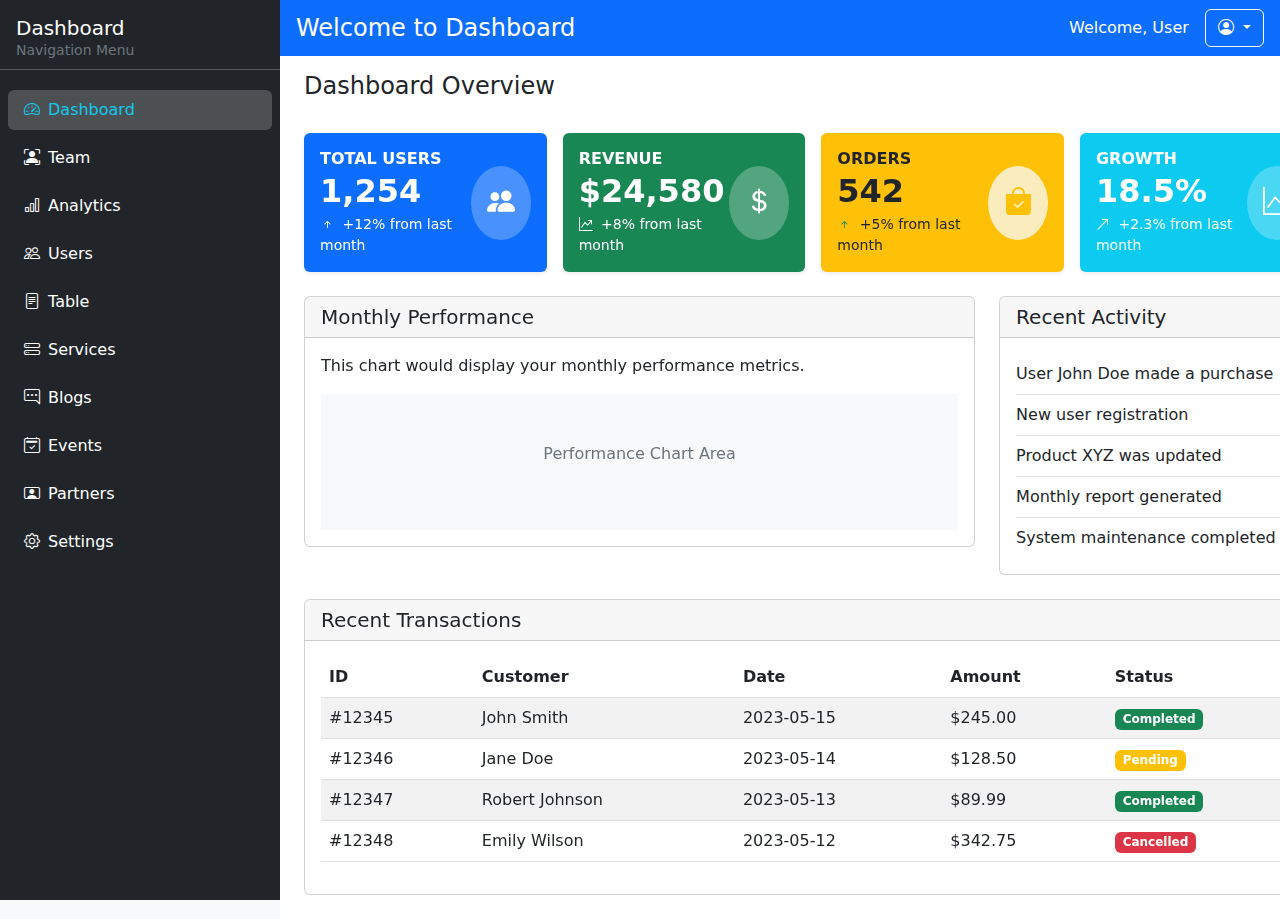
<file: admin/index.html>
<!doctype html>
<html lang="en">

<head>
  <meta charset="utf-8">
  <meta name="viewport" content="width=device-width, initial-scale=1">
  <title>Dashboard-Overview</title>
  <!-- Bootstrap Icons -->
  <link rel="stylesheet" href="https://cdn.jsdelivr.net/npm/bootstrap-icons@1.10.0/font/bootstrap-icons.css">
  <!-- CSS files -->
  <link href="css/bootstrap.min.css" rel="stylesheet">
  <link rel="stylesheet" href="css/style.css">
</head>

<body class="overflow-x-hidden bg-light">

  <!-- Header -->
  <header class="dashboard-header bg-primary text-white py-2 px-3 d-flex align-items-center fixed-top">
    <button class="btn btn-outline-light d-md-none me-2" type="button" data-bs-toggle="offcanvas"
      data-bs-target="#sidebar">
      ☰
    </button>
    <h4 class="mb-0 flex-grow-1 text-center text-md-start">Welcome to Dashboard</h4>
    <div class="d-flex align-items-center">
      <span class="me-3 d-none d-sm-block">Welcome, User</span>
      <div class="dropdown">
        <button class="btn btn-outline-light dropdown-toggle" type="button" data-bs-toggle="dropdown">
          <i class="bi bi-person-circle"></i>
        </button>
        <ul class="dropdown-menu dropdown-menu-end">
          <li><a class="dropdown-item" href="#">Profile</a></li>
          <li><a class="dropdown-item" href="#">Settings</a></li>
          <li>
            <hr class="dropdown-divider">
          </li>
          <li><a class="dropdown-item" href="#">Logout</a></li>
        </ul>
      </div>
    </div>
  </header>

  <div class="container-fluid p-0">
    <div class="row g-0">

      <!-- Single Sidebar (offcanvas for mobile + static for desktop) -->
      <div class="col-md-3 col-lg-2">
        <div class="offcanvas-md offcanvas-start bg-dark text-white" tabindex="-1" id="sidebar"
          aria-labelledby="sidebarLabel">
          <div class="offcanvas-header d-flex d-md-none bg-dark">
            <h5 class="offcanvas-title" id="sidebarLabel">Dashboard Menu</h5>
            <button type="button" class="btn-close btn-close-white" data-bs-dismiss="offcanvas"
              data-bs-target="#sidebar"></button>
          </div>
          <div class="offcanvas-body p-0 d-flex flex-column">
            <div class="p-3 pb-0 d-none d-md-block">
              <h5 class="mb-0">Dashboard</h5>
              <p class="text-muted small mb-0">Navigation Menu</p>
            </div>
            <hr class="my-2 d-none d-md-block">
            <ul class="nav flex-column flex-grow-1 pt-2">
              <li class="nav-item">
                <a href="#" class="nav-link text-info sidebar-link active">
                  <i class="bi bi-speedometer2 me-2"></i>Dashboard
                </a>
              </li>
              <li class="nav-item">
                <a href="team.html" class="nav-link text-white sidebar-link">
                  <i class="bi bi-person-bounding-box me-2"></i>Team
                </a>
              </li>
              <li class="nav-item">
                <a href="analytics.html" class="nav-link text-white sidebar-link">
                  <i class="bi bi-bar-chart me-2"></i>Analytics
                </a>
              </li>
              <li class="nav-item">
                <a href="users.html" class="nav-link text-white sidebar-link">
                  <i class="bi bi-people me-2"></i>Users
                </a>
              </li>
              <li class="nav-item">
                <a href="table.html" class="nav-link text-white sidebar-link">
                  <i class="bi bi-file-text me-2"></i>Table
                </a>
              </li>
              <li class="nav-item">
                <a href="services.html" class="nav-link text-white sidebar-link">
                  <i class="bi bi-hdd-stack me-2"></i>Services
                </a>
              </li>
              <li class="nav-item">
                <a href="blogs.html" class="nav-link text-white sidebar-link">
                  <i class="bi bi-chat-right-dots me-2"></i>Blogs
                </a>
              </li>
              <li class="nav-item">
                <a href="events.html" class="nav-link text-white sidebar-link">
                  <i class="bi bi-calendar2-check me-2"></i>Events
                </a>
              </li>
              <li class="nav-item">
                <a href="partners.html" class="nav-link text-white sidebar-link">
                  <i class="bi bi-person-video me-2"></i>Partners
                </a>
              </li>
              <li class="nav-item">
                <a href="settings.html" class="nav-link text-white sidebar-link">
                  <i class="bi bi-gear me-2"></i>Settings
                </a>
              </li>
            </ul>
          </div>
        </div>
      </div>

      <!-- Main Content -->
      <main class="col-md-9 col-lg-10 main-content bg-white p-4 mt-5 pt-4">
        <div class="d-flex justify-content-between align-items-center mb-4">
          <h4>Dashboard Overview</h4>
          <!-- <button class="btn btn-primary d-none d-md-inline-block">New Report</button> -->
        </div>

        <div class="row mb-4 g-3">
          <!-- Total Users -->
          <div class="col-md-3">
            <div class="card bg-primary text-white shadow-sm border-0">
              <div class="card-body d-flex justify-content-between align-items-center">
                <div>
                  <h6 class="card-title mb-1 text-uppercase fw-semibold">Total Users</h6>
                  <h2 class="card-text mb-1 fw-bold">1,254</h2>
                  <p class="card-text small mb-0">
                    <i class="bi bi-arrow-up-short me-1"></i> +12% from last month
                  </p>
                </div>
                <div class="rounded-circle bg-white bg-opacity-25 p-3 d-flex align-items-center justify-content-center">
                  <i class="bi bi-people-fill fs-3 text-white"></i>
                </div>
              </div>
            </div>
          </div>
          <!-- Revenue -->
          <div class="col-md-3">
            <div class="card bg-success text-white shadow-sm border-0">
              <div class="card-body d-flex justify-content-between align-items-center">
                <div>
                  <h6 class="card-title mb-1 text-uppercase fw-semibold">Revenue</h6>
                  <h2 class="card-text mb-1 fw-bold">$24,580</h2>
                  <p class="card-text small mb-0">
                    <i class="bi bi-graph-up-arrow me-1"></i> +8% from last month
                  </p>
                </div>
                <div class="rounded-circle bg-white bg-opacity-25 p-3 d-flex align-items-center justify-content-center">
                  <i class="bi bi-currency-dollar fs-3 text-white"></i>
                </div>
              </div>
            </div>
          </div>
          <!-- Orders -->
          <div class="col-md-3">
            <div class="card bg-warning text-dark shadow-sm border-0">
              <div class="card-body d-flex justify-content-between align-items-center">
                <div>
                  <h6 class="card-title mb-1 text-uppercase fw-semibold">Orders</h6>
                  <h2 class="card-text mb-1 fw-bold">542</h2>
                  <p class="card-text small mb-0">
                    <i class="bi bi-arrow-up-short text-success me-1"></i> +5% from last month
                  </p>
                </div>
                <div class="rounded-circle bg-light bg-opacity-75 p-3 d-flex align-items-center justify-content-center">
                  <i class="bi bi-bag-check-fill fs-3 text-warning"></i>
                </div>
              </div>
            </div>
          </div>
          <!-- Growth -->
          <div class="col-md-3">
            <div class="card bg-info text-white shadow-sm border-0">
              <div class="card-body d-flex justify-content-between align-items-center">
                <div>
                  <h6 class="card-title mb-1 text-uppercase fw-semibold">Growth</h6>
                  <h2 class="card-text mb-1 fw-bold">18.5%</h2>
                  <p class="card-text small mb-0">
                    <i class="bi bi-arrow-up-right me-1"></i> +2.3% from last month
                  </p>
                </div>
                <div class="rounded-circle bg-white bg-opacity-25 p-3 d-flex align-items-center justify-content-center">
                  <i class="bi bi-graph-up-arrow fs-3 text-white"></i>
                </div>
              </div>
            </div>
          </div>
        </div>

        <div class="row">
          <div class="col-md-8 mb-4">
            <div class="card">
              <div class="card-header">
                <h5 class="card-title mb-0">Monthly Performance</h5>
              </div>
              <div class="card-body">
                <p class="card-text">This chart would display your monthly performance metrics.</p>
                <div class="bg-light p-5 text-center">
                  <p class="text-muted">Performance Chart Area</p>
                </div>
              </div>
            </div>
          </div>
          <div class="col-md-4 mb-4">
            <div class="card">
              <div class="card-header">
                <h5 class="card-title mb-0">Recent Activity</h5>
              </div>
              <div class="card-body">
                <ul class="list-group list-group-flush">
                  <li class="list-group-item px-0">User John Doe made a purchase</li>
                  <li class="list-group-item px-0">New user registration</li>
                  <li class="list-group-item px-0">Product XYZ was updated</li>
                  <li class="list-group-item px-0">Monthly report generated</li>
                  <li class="list-group-item px-0">System maintenance completed</li>
                </ul>
              </div>
            </div>
          </div>
        </div>

        <div class="card">
          <div class="card-header">
            <h5 class="card-title mb-0">Recent Transactions</h5>
          </div>
          <div class="card-body">
            <div class="table-responsive">
              <table class="table table-striped">
                <thead>
                  <tr>
                    <th>ID</th>
                    <th>Customer</th>
                    <th>Date</th>
                    <th>Amount</th>
                    <th>Status</th>
                  </tr>
                </thead>
                <tbody>
                  <tr>
                    <td>#12345</td>
                    <td>John Smith</td>
                    <td>2023-05-15</td>
                    <td>$245.00</td>
                    <td><span class="badge bg-success">Completed</span></td>
                  </tr>
                  <tr>
                    <td>#12346</td>
                    <td>Jane Doe</td>
                    <td>2023-05-14</td>
                    <td>$128.50</td>
                    <td><span class="badge bg-warning">Pending</span></td>
                  </tr>
                  <tr>
                    <td>#12347</td>
                    <td>Robert Johnson</td>
                    <td>2023-05-13</td>
                    <td>$89.99</td>
                    <td><span class="badge bg-success">Completed</span></td>
                  </tr>
                  <tr>
                    <td>#12348</td>
                    <td>Emily Wilson</td>
                    <td>2023-05-12</td>
                    <td>$342.75</td>
                    <td><span class="badge bg-danger">Cancelled</span></td>
                  </tr>
                </tbody>
              </table>
            </div>
          </div>
        </div>
      </main>

    </div>
  </div>

  <!-- javascript files -->
  <script src="js/bootstrap.bundle.min.js"></script>
  <!-- <script src="js/script.js"></script> -->
</body>

</html>
</file>
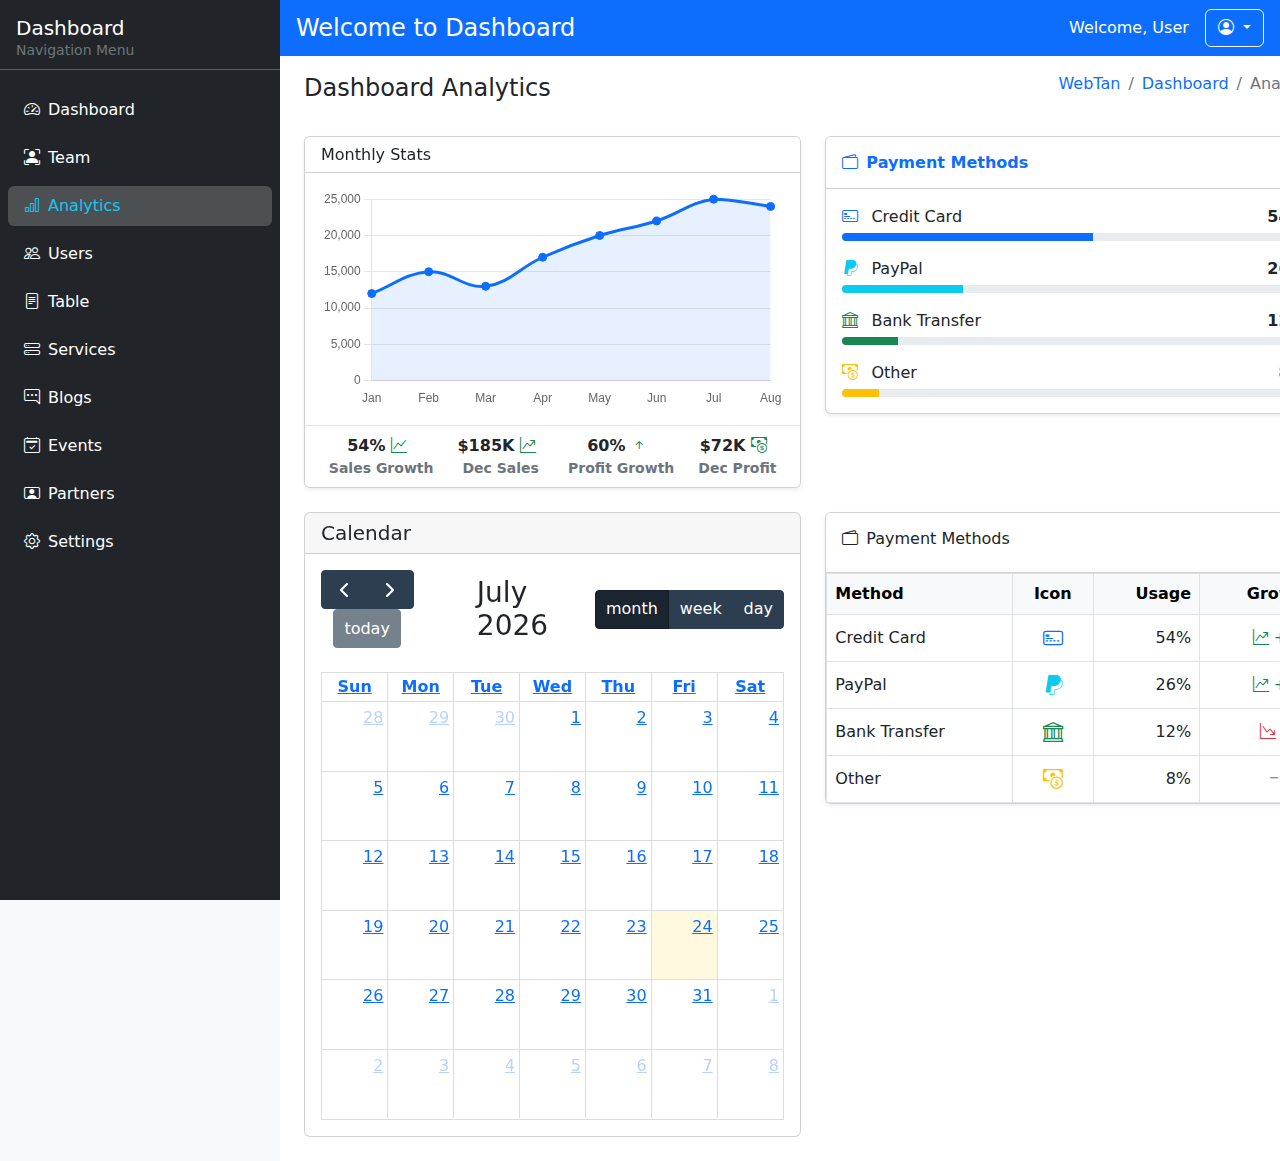
<file: admin/analytics.html>
<!doctype html>
<html lang="en">

<head>
    <meta charset="utf-8">
    <meta name="viewport" content="width=device-width, initial-scale=1">
    <title>Dashboard-Analytics</title>
    <!-- Bootstrap Icons -->
    <link rel="stylesheet" href="https://cdn.jsdelivr.net/npm/bootstrap-icons@1.10.0/font/bootstrap-icons.css">
    <!-- CSS files -->
    <link href="css/bootstrap.min.css" rel="stylesheet">
    <link rel="stylesheet" href="css/style.css">
</head>

<body class="overflow-x-hidden bg-light">

    <!-- Header -->
    <header class="dashboard-header bg-primary text-white py-2 px-3 d-flex align-items-center fixed-top">
        <button class="btn btn-outline-light d-md-none me-2" type="button" data-bs-toggle="offcanvas"
            data-bs-target="#sidebar">
            ☰
        </button>
        <h4 class="mb-0 flex-grow-1 text-center text-md-start">Welcome to Dashboard</h4>
        <div class="d-flex align-items-center">
            <span class="me-3 d-none d-sm-block">Welcome, User</span>
            <div class="dropdown">
                <button class="btn btn-outline-light dropdown-toggle" type="button" data-bs-toggle="dropdown">
                    <i class="bi bi-person-circle"></i>
                </button>
                <ul class="dropdown-menu dropdown-menu-end">
                    <li><a class="dropdown-item" href="#">Profile</a></li>
                    <li><a class="dropdown-item" href="#">Settings</a></li>
                    <li>
                        <hr class="dropdown-divider">
                    </li>
                    <li><a class="dropdown-item" href="#">Logout</a></li>
                </ul>
            </div>
        </div>
    </header>

    <div class="container-fluid p-0">
        <div class="row g-0">

            <!-- Single Sidebar (offcanvas for mobile + static for desktop) -->
            <div class="col-md-3 col-lg-2">
                <div class="offcanvas-md offcanvas-start bg-dark text-white" tabindex="-1" id="sidebar"
                    aria-labelledby="sidebarLabel">
                    <div class="offcanvas-header d-flex d-md-none bg-dark">
                        <h5 class="offcanvas-title" id="sidebarLabel">Dashboard Menu</h5>
                        <button type="button" class="btn-close btn-close-white" data-bs-dismiss="offcanvas"
                            data-bs-target="#sidebar"></button>
                    </div>
                    <div class="offcanvas-body p-0 d-flex flex-column">
                        <div class="p-3 pb-0 d-none d-md-block">
                            <h5 class="mb-0">Dashboard</h5>
                            <p class="text-muted small mb-0">Navigation Menu</p>
                        </div>
                        <hr class="my-2 d-none d-md-block">
                        <ul class="nav flex-column flex-grow-1 pt-2">
                            <li class="nav-item">
                                <a href="index.html" class="nav-link text-white sidebar-link">
                                    <i class="bi bi-speedometer2 me-2"></i>Dashboard
                                </a>
                            </li>
                            <li class="nav-item">
                                <a href="team.html" class="nav-link text-white sidebar-link">
                                    <i class="bi bi-person-bounding-box me-2"></i>Team
                                </a>
                            </li>
                            <li class="nav-item">
                                <a href="analytics.html" class="nav-link text-info sidebar-link active">
                                    <i class="bi bi-bar-chart me-2"></i>Analytics
                                </a>
                            </li>
                            <li class="nav-item">
                                <a href="users.html" class="nav-link text-white sidebar-link">
                                    <i class="bi bi-people me-2"></i>Users
                                </a>
                            </li>
                            <li class="nav-item">
                                <a href="table.html" class="nav-link text-white sidebar-link">
                                    <i class="bi bi-file-text me-2"></i>Table
                                </a>
                            </li>
                            <li class="nav-item">
                                <a href="services.html" class="nav-link text-white sidebar-link">
                                    <i class="bi bi-hdd-stack me-2"></i>Services
                                </a>
                            </li>
                            <li class="nav-item">
                                <a href="blogs.html" class="nav-link text-white sidebar-link">
                                    <i class="bi bi-chat-right-dots me-2"></i>Blogs
                                </a>
                            </li>
                            <li class="nav-item">
                                <a href="events.html" class="nav-link text-white sidebar-link">
                                    <i class="bi bi-calendar2-check me-2"></i>Events
                                </a>
                            </li>
                            <li class="nav-item">
                                <a href="partners.html" class="nav-link text-white sidebar-link">
                                    <i class="bi bi-person-video me-2"></i>Partners
                                </a>
                            </li>
                            <li class="nav-item">
                                <a href="settings.html" class="nav-link text-white sidebar-link">
                                    <i class="bi bi-gear me-2"></i>Settings
                                </a>
                            </li>
                        </ul>
                    </div>
                </div>
            </div>

            <!-- Main Content -->
            <main class="col-md-9 col-lg-10 main-content bg-white p-4 mt-5 pt-4">
                <div class="d-flex justify-content-between align-items-center mb-4">
                    <h4>Dashboard Analytics</h4>
                    <nav aria-label="breadcrumb">
                        <ol class="breadcrumb">
                            <li class="breadcrumb-item"><a href="#" class="text-decoration-none">WebTan</a></li>
                            <li class="breadcrumb-item"><a href="index.html" class="text-decoration-none">Dashboard</a>
                            </li>
                            <li class="breadcrumb-item active" aria-current="page">Analytics</li>
                        </ol>
                    </nav>
                </div>

                <div class="row row-cols-1 row-cols-md-2 g-4">
                    <div class="col-md-6 mx-auto mt-4">
                        <div class="card shadow-sm">
                            <div class="card-header bg-white">
                                <h6 class="mb-0">Monthly Stats</h6>
                            </div>
                            <div class="card-body">
                                <canvas id="line-chart" height="220"></canvas>
                            </div>
                            <div class="card-footer border-top bg-white">
                                <div class="d-flex flex-wrap justify-content-center align-items-center gap-4">
                                    <div class="text-center">
                                        <span class="fw-semibold text-dark me-2">
                                            54% <i class="bi bi-graph-up text-success"></i>
                                        </span>
                                        <small class="text-muted fw-semibold d-block">Sales Growth</small>
                                    </div>
                                    <div class="text-center">
                                        <span class="fw-semibold text-dark me-2">
                                            $185K <i class="bi bi-graph-up-arrow text-success"></i>
                                        </span>
                                        <small class="text-muted fw-semibold d-block">Dec Sales</small>
                                    </div>
                                    <div class="text-center">
                                        <span class="fw-semibold text-dark me-2">
                                            60% <i class="bi bi-arrow-up-short text-success"></i>
                                        </span>
                                        <small class="text-muted fw-semibold d-block">Profit Growth</small>
                                    </div>
                                    <div class="text-center">
                                        <span class="fw-semibold text-dark me-2">
                                            $72K <i class="bi bi-cash-coin text-success"></i>
                                        </span>
                                        <small class="text-muted fw-semibold d-block">Dec Profit</small>
                                    </div>
                                </div>
                            </div>
                        </div>
                    </div>

                    <div class="col">
                        <div class="card shadow-sm mb-4">
                            <div class="card-header bg-white py-3">
                                <h6 class="m-0 fw-bold text-primary">
                                    <i class="bi bi-wallet2 me-2"></i>Payment Methods
                                </h6>
                            </div>
                            <div class="card-body">
                                <!-- Credit Card -->
                                <div class="mb-3">
                                    <div class="d-flex justify-content-between mb-1 align-items-center">
                                        <span><i class="bi bi-credit-card-2-front me-2 text-primary"></i> Credit
                                            Card</span>
                                        <span class="fw-semibold">54%</span>
                                    </div>
                                    <div class="progress" style="height: 8px;">
                                        <div class="progress-bar bg-primary" role="progressbar" style="width: 54%;">
                                        </div>
                                    </div>
                                </div>

                                <!-- PayPal -->
                                <div class="mb-3">
                                    <div class="d-flex justify-content-between mb-1 align-items-center">
                                        <span><i class="bi bi-paypal me-2 text-info"></i> PayPal</span>
                                        <span class="fw-semibold">26%</span>
                                    </div>
                                    <div class="progress" style="height: 8px;">
                                        <div class="progress-bar bg-info" role="progressbar" style="width: 26%;"></div>
                                    </div>
                                </div>

                                <!-- Bank Transfer -->
                                <div class="mb-3">
                                    <div class="d-flex justify-content-between mb-1 align-items-center">
                                        <span><i class="bi bi-bank me-2 text-success"></i> Bank Transfer</span>
                                        <span class="fw-semibold">12%</span>
                                    </div>
                                    <div class="progress" style="height: 8px;">
                                        <div class="progress-bar bg-success" role="progressbar" style="width: 12%;">
                                        </div>
                                    </div>
                                </div>

                                <!-- Other -->
                                <div>
                                    <div class="d-flex justify-content-between mb-1 align-items-center">
                                        <span><i class="bi bi-cash-coin me-2 text-warning"></i> Other</span>
                                        <span class="fw-semibold">8%</span>
                                    </div>
                                    <div class="progress" style="height: 8px;">
                                        <div class="progress-bar bg-warning" role="progressbar" style="width: 8%;">
                                        </div>
                                    </div>
                                </div>
                            </div>
                        </div>
                    </div>

                    <div class="col">
                        <div class="card">
                            <div class="card-header d-flex justify-content-between align-items-center">
                                <h5 class="card-title mb-0">Calendar</h5>
                            </div>
                            <div class="card-body">
                                <!-- Calendar Container -->
                                <div id="calendar"></div>
                            </div>
                        </div>
                    </div>
                    <div class="col">
                        <div class="card shadow-sm mb-4">
                            <div class="card-header bg-white py-3">
                                <h6>
                                    <i class="bi bi-wallet2 me-2"></i>Payment Methods
                                </h6>
                            </div>
                            <div class="card-body p-0">
                                <div class="table-responsive">
                                    <table class="table table-bordered align-middle mb-0">
                                        <thead class="table-light">
                                            <tr>
                                                <th scope="col">Method</th>
                                                <th scope="col" class="text-center">Icon</th>
                                                <th scope="col" class="text-end">Usage</th>
                                                <th scope="col" class="text-end">Growth</th>
                                            </tr>
                                        </thead>
                                        <tbody>
                                            <tr>
                                                <td>Credit Card</td>
                                                <td class="text-center"><i
                                                        class="bi bi-credit-card-2-front text-primary fs-5"></i></td>
                                                <td class="text-end">54%</td>
                                                <td class="text-end text-success">
                                                    <i class="bi bi-graph-up-arrow"></i> +8%
                                                </td>
                                            </tr>
                                            <tr>
                                                <td>PayPal</td>
                                                <td class="text-center"><i class="bi bi-paypal text-info fs-5"></i></td>
                                                <td class="text-end">26%</td>
                                                <td class="text-end text-success">
                                                    <i class="bi bi-graph-up-arrow"></i> +4%
                                                </td>
                                            </tr>
                                            <tr>
                                                <td>Bank Transfer</td>
                                                <td class="text-center"><i class="bi bi-bank text-success fs-5"></i>
                                                </td>
                                                <td class="text-end">12%</td>
                                                <td class="text-end text-danger">
                                                    <i class="bi bi-graph-down-arrow"></i> -2%
                                                </td>
                                            </tr>
                                            <tr>
                                                <td>Other</td>
                                                <td class="text-center"><i
                                                        class="bi bi-cash-coin text-warning fs-5"></i></td>
                                                <td class="text-end">8%</td>
                                                <td class="text-end text-muted">
                                                    <i class="bi bi-dash"></i> 0%
                                                </td>
                                            </tr>
                                        </tbody>
                                    </table>
                                </div>
                            </div>
                        </div>
                    </div>
                </div>
            </main>

        </div>
    </div>

    <!-- javascript files -->
    <script src="js/bootstrap.bundle.min.js"></script>
    <script src="js/calender.js"></script>
    <script src="js/chart.js"></script>
    <script src="js/stats.js"></script>
    <!-- Include JS (FullCalendar) -->
    <script src="js/index.global.min.js"></script>
</body>

</html>
</file>
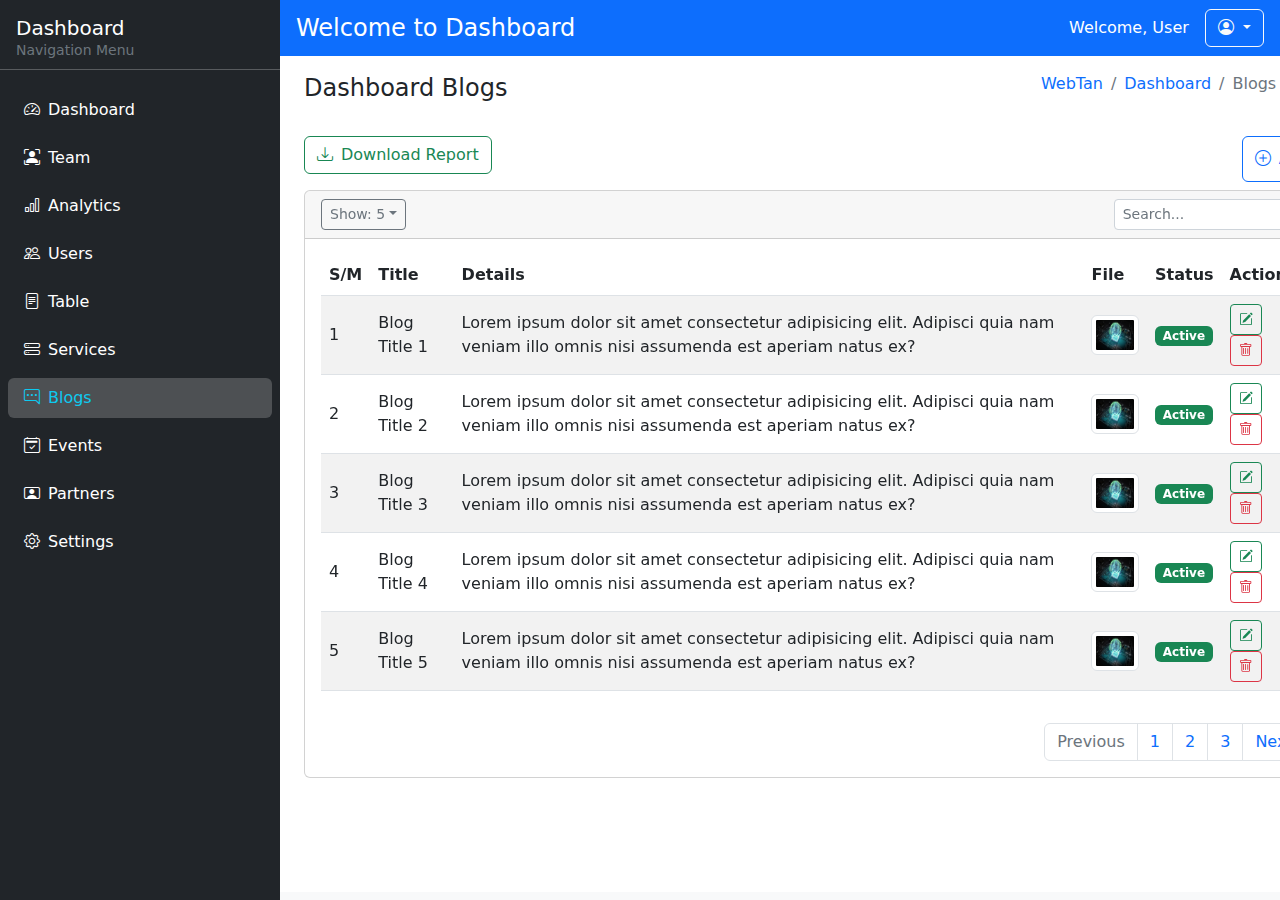
<file: admin/blogs.html>
<!doctype html>
<html lang="en">

<head>
    <meta charset="utf-8">
    <meta name="viewport" content="width=device-width, initial-scale=1">
    <title>Dashboard-Services</title>
    <!-- Bootstrap Icons -->
    <link rel="stylesheet" href="https://cdn.jsdelivr.net/npm/bootstrap-icons@1.10.0/font/bootstrap-icons.css">
    <!-- CSS files -->
    <link href="css/bootstrap.min.css" rel="stylesheet">
    <link rel="stylesheet" href="css/style.css">
</head>

<body class="overflow-x-hidden bg-light">

    <!-- Header -->
    <header class="dashboard-header bg-primary text-white py-2 px-3 d-flex align-items-center fixed-top">
        <button class="btn btn-outline-light d-md-none me-2" type="button" data-bs-toggle="offcanvas"
            data-bs-target="#sidebar">
            ☰
        </button>
        <h4 class="mb-0 flex-grow-1 text-center text-md-start">Welcome to Dashboard</h4>
        <div class="d-flex align-items-center">
            <span class="me-3 d-none d-sm-block">Welcome, User</span>
            <div class="dropdown">
                <button class="btn btn-outline-light dropdown-toggle" type="button" data-bs-toggle="dropdown">
                    <i class="bi bi-person-circle"></i>
                </button>
                <ul class="dropdown-menu dropdown-menu-end">
                    <li><a class="dropdown-item" href="#">Profile</a></li>
                    <li><a class="dropdown-item" href="#">Settings</a></li>
                    <li>
                        <hr class="dropdown-divider">
                    </li>
                    <li><a class="dropdown-item" href="#">Logout</a></li>
                </ul>
            </div>
        </div>
    </header>

    <div class="container-fluid p-0">
        <div class="row g-0">

            <!-- Single Sidebar (offcanvas for mobile + static for desktop) -->
            <div class="col-md-3 col-lg-2">
                <div class="offcanvas-md offcanvas-start bg-dark text-white" tabindex="-1" id="sidebar"
                    aria-labelledby="sidebarLabel">
                    <div class="offcanvas-header d-flex d-md-none bg-dark">
                        <h5 class="offcanvas-title" id="sidebarLabel">Dashboard Menu</h5>
                        <button type="button" class="btn-close btn-close-white" data-bs-dismiss="offcanvas"
                            data-bs-target="#sidebar"></button>
                    </div>
                    <div class="offcanvas-body p-0 d-flex flex-column">
                        <div class="p-3 pb-0 d-none d-md-block">
                            <h5 class="mb-0">Dashboard</h5>
                            <p class="text-muted small mb-0">Navigation Menu</p>
                        </div>
                        <hr class="my-2 d-none d-md-block">
                        <ul class="nav flex-column flex-grow-1 pt-2">
                            <li class="nav-item">
                                <a href="index.html" class="nav-link text-white sidebar-link">
                                    <i class="bi bi-speedometer2 me-2"></i>Dashboard
                                </a>
                            </li>
                            <li class="nav-item">
                                <a href="team.html" class="nav-link text-white sidebar-link">
                                    <i class="bi bi-person-bounding-box me-2"></i>Team
                                </a>
                            </li>
                            <li class="nav-item">
                                <a href="analytics.html" class="nav-link text-white sidebar-link">
                                    <i class="bi bi-bar-chart me-2"></i>Analytics
                                </a>
                            </li>
                            <li class="nav-item">
                                <a href="users.html" class="nav-link text-white sidebar-link">
                                    <i class="bi bi-people me-2"></i>Users
                                </a>
                            </li>
                            <li class="nav-item">
                                <a href="table.html" class="nav-link text-white sidebar-link">
                                    <i class="bi bi-file-text me-2"></i>Table
                                </a>
                            </li>
                            <li class="nav-item">
                                <a href="services.html" class="nav-link text-white sidebar-link">
                                    <i class="bi bi-hdd-stack me-2"></i>Services
                                </a>
                            </li>
                            <li class="nav-item">
                                <a href="blogs.html" class="nav-link text-info sidebar-link active">
                                    <i class="bi bi-chat-right-dots me-2"></i>Blogs
                                </a>
                            </li>
                            <li class="nav-item">
                                <a href="events.html" class="nav-link text-white sidebar-link">
                                    <i class="bi bi-calendar2-check me-2"></i>Events
                                </a>
                            </li>
                            <li class="nav-item">
                                <a href="partners.html" class="nav-link text-white sidebar-link">
                                    <i class="bi bi-person-video me-2"></i>Partners
                                </a>
                            </li>
                            <li class="nav-item">
                                <a href="settings.html" class="nav-link text-white sidebar-link">
                                    <i class="bi bi-gear me-2"></i>Settings
                                </a>
                            </li>
                        </ul>
                    </div>
                </div>
            </div>

            <!-- Main Content -->
            <main class="col-md-9 col-lg-10 main-content bg-white p-4 mt-5 pt-4">
                <div class="d-flex justify-content-between align-items-center mb-4">
                    <h4>Dashboard Blogs</h4>
                    <nav aria-label="breadcrumb">
                        <ol class="breadcrumb">
                            <li class="breadcrumb-item"><a href="#" class="text-decoration-none">WebTan</a></li>
                            <li class="breadcrumb-item"><a href="index.html" class="text-decoration-none">Dashboard</a>
                            </li>
                            <li class="breadcrumb-item active" aria-current="page">Blogs Table</li>
                        </ol>
                    </nav>
                </div>

                <div class="d-flex justify-content-between mb-2">
                    <!-- Download Report Button on the start -->
                    <button class="btn btn-outline-success mb-2" id="downloadPdfBtn">
                        <i class="bi bi-download me-2"></i>Download Report
                    </button>

                    <!-- Add Item Button on the end -->
                    <button class="btn btn-outline-primary" data-bs-target="#exampleModalToggle" data-bs-toggle="modal">
                        <i class="bi bi-plus-circle me-2"></i>Add
                    </button>
                </div>


                <div class="card">
                    <div class="card-header d-flex justify-content-between align-items-center flex-wrap">
                        <!-- Dropdown (Show items) -->
                        <div class="dropdown">
                            <button class="btn btn-sm btn-outline-secondary dropdown-toggle" type="button"
                                id="showDropdown" data-bs-toggle="dropdown" aria-expanded="false">
                                Show: 0
                            </button>
                            <ul class="dropdown-menu" aria-labelledby="showDropdown">
                                <li><a class="dropdown-item" href="#">5</a></li>
                                <li><a class="dropdown-item" href="#">10</a></li>
                                <li><a class="dropdown-item" href="#">25</a></li>
                                <li><a class="dropdown-item" href="#">50</a></li>
                                <li><a class="dropdown-item" href="#">100</a></li>
                            </ul>
                        </div>

                        <div class="mt-2 mt-sm-0">
                            <!-- Real-time Search Bar -->
                            <div class="search-bar mt-2 mt-sm-0">
                                <input type="text" id="tableSearch" class="form-control form-control-sm"
                                    placeholder="Search...">
                            </div>
                        </div>
                    </div>

                    <div class="card-body">
                        <div class="table-responsive">
                            <table class="table table-striped align-middle" id="dataTable">
                                <thead>
                                    <tr>
                                        <th>S/M</th>
                                        <th>Title</th>
                                        <th>Details</th>
                                        <th>File</th>
                                        <th>Status</th>
                                        <th>Actions</th>
                                    </tr>
                                </thead>
                                <tbody>
                                    <tr>
                                        <td>1</td>
                                        <td>Blog Title 1</td>
                                        <td>Lorem ipsum dolor sit amet consectetur adipisicing elit. Adipisci quia nam veniam illo omnis nisi assumenda est aperiam natus ex?</td>
                                        <td><img src="images/slide 1.png"
                                                class="img-thumbnail rounded-2 object-fit-cover" alt="Project Proposal"
                                                style="width: 60px; height: 40px;"></td>
                                        <td><span class="badge bg-success">Active</span></td>
                                        <td>
                                            <button class="btn btn-sm btn-outline-success"
                                                data-bs-target="#editModalToggle" data-bs-toggle="modal"><i
                                                    class="bi bi-pencil-square"></i></button>
                                            <a href="#" class="btn btn-sm btn-outline-danger"
                                                data-bs-target="#deleteModelToggle" data-bs-toggle="modal"><i
                                                    class="bi bi-trash"></i></a>
                                        </td>
                                    </tr>
                                    <tr>
                                        <td>2</td>
                                        <td>Blog Title 2</td>
                                        <td>Lorem ipsum dolor sit amet consectetur adipisicing elit. Adipisci quia nam veniam illo omnis nisi assumenda est aperiam natus ex?</td>
                                        <td><img src="images/slide 1.png"
                                                class="img-thumbnail rounded-2 object-fit-cover" alt="Project Proposal"
                                                style="width: 60px; height: 40px;"></td>
                                        <td><span class="badge bg-success">Active</span></td>
                                        <td>
                                            <button class="btn btn-sm btn-outline-success"
                                                data-bs-target="#editModalToggle" data-bs-toggle="modal"><i
                                                    class="bi bi-pencil-square"></i></button>
                                            <a href="#" class="btn btn-sm btn-outline-danger"
                                                data-bs-target="#deleteModelToggle" data-bs-toggle="modal"><i
                                                    class="bi bi-trash"></i></a>
                                        </td>
                                    </tr>
                                    <tr>
                                        <td>3</td>
                                        <td>Blog Title 3</td>
                                        <td>Lorem ipsum dolor sit amet consectetur adipisicing elit. Adipisci quia nam veniam illo omnis nisi assumenda est aperiam natus ex?</td>
                                        <td><img src="images/slide 1.png"
                                                class="img-thumbnail rounded-2 object-fit-cover" alt="Project Proposal"
                                                style="width: 60px; height: 40px;"></td>
                                        <td><span class="badge bg-success">Active</span></td>
                                        <td>
                                            <button class="btn btn-sm btn-outline-success"
                                                data-bs-target="#editModalToggle" data-bs-toggle="modal"><i
                                                    class="bi bi-pencil-square"></i></button>
                                            <a href="#" class="btn btn-sm btn-outline-danger"
                                                data-bs-target="#deleteModelToggle" data-bs-toggle="modal"><i
                                                    class="bi bi-trash"></i></a>
                                        </td>
                                    </tr>
                                    <tr>
                                        <td>4</td>
                                        <td>Blog Title 4</td>
                                        <td>Lorem ipsum dolor sit amet consectetur adipisicing elit. Adipisci quia nam veniam illo omnis nisi assumenda est aperiam natus ex?</td>
                                        <td><img src="images/slide 1.png"
                                                class="img-thumbnail rounded-2 object-fit-cover" alt="Project Proposal"
                                                style="width: 60px; height: 40px;"></td>
                                        <td><span class="badge bg-success">Active</span></td>
                                        <td>
                                            <button class="btn btn-sm btn-outline-success"
                                                data-bs-target="#editModalToggle" data-bs-toggle="modal"><i
                                                    class="bi bi-pencil-square"></i></button>
                                            <a href="#" class="btn btn-sm btn-outline-danger"
                                                data-bs-target="#deleteModelToggle" data-bs-toggle="modal"><i
                                                    class="bi bi-trash"></i></a>
                                        </td>
                                    </tr>
                                    <tr>
                                        <td>5</td>
                                        <td>Blog Title 5</td>
                                        <td>Lorem ipsum dolor sit amet consectetur adipisicing elit. Adipisci quia nam veniam illo omnis nisi assumenda est aperiam natus ex?</td>
                                        <td><img src="images/slide 1.png"
                                                class="img-thumbnail rounded-2 object-fit-cover" alt="Project Proposal"
                                                style="width: 60px; height: 40px;"></td>
                                        <td><span class="badge bg-success">Active</span></td>
                                        <td>
                                            <button class="btn btn-sm btn-outline-success"
                                                data-bs-target="#editModalToggle" data-bs-toggle="modal"><i
                                                    class="bi bi-pencil-square"></i></button>
                                            <a href="#" class="btn btn-sm btn-outline-danger"
                                                data-bs-target="#deleteModelToggle" data-bs-toggle="modal"><i
                                                    class="bi bi-trash"></i></a>
                                        </td>
                                    </tr>
                                    <tr>
                                        <td>6</td>
                                        <td>Blog Title 6</td>
                                        <td>Lorem ipsum dolor sit amet consectetur adipisicing elit. Adipisci quia nam veniam illo omnis nisi assumenda est aperiam natus ex?</td>
                                        <td><img src="images/slide 1.png"
                                                class="img-thumbnail rounded-2 object-fit-cover" alt="Project Proposal"
                                                style="width: 60px; height: 40px;"></td>
                                        <td><span class="badge bg-success">Active</span></td>
                                        <td>
                                            <button class="btn btn-sm btn-outline-success"
                                                data-bs-target="#editModalToggle" data-bs-toggle="modal"><i
                                                    class="bi bi-pencil-square"></i></button>
                                            <a href="#" class="btn btn-sm btn-outline-danger"
                                                data-bs-target="#deleteModelToggle" data-bs-toggle="modal"><i
                                                    class="bi bi-trash"></i></a>
                                        </td>
                                    </tr>
                                    <tr>
                                        <td>7</td>
                                        <td>Blog Title 7</td>
                                        <td>Lorem ipsum dolor sit amet consectetur adipisicing elit. Adipisci quia nam veniam illo omnis nisi assumenda est aperiam natus ex?</td>
                                        <td><img src="images/slide 1.png"
                                                class="img-thumbnail rounded-2 object-fit-cover" alt="Project Proposal"
                                                style="width: 60px; height: 40px;"></td>
                                        <td><span class="badge bg-success">Active</span></td>
                                        <td>
                                            <button class="btn btn-sm btn-outline-success"
                                                data-bs-target="#editModalToggle" data-bs-toggle="modal"><i
                                                    class="bi bi-pencil-square"></i></button>
                                            <a href="#" class="btn btn-sm btn-outline-danger"
                                                data-bs-target="#deleteModelToggle" data-bs-toggle="modal"><i
                                                    class="bi bi-trash"></i></a>
                                        </td>
                                    </tr>
                                    <tr>
                                        <td>8</td>
                                        <td>Blog Title 8</td>
                                        <td>Lorem ipsum dolor sit amet consectetur adipisicing elit. Adipisci quia nam veniam illo omnis nisi assumenda est aperiam natus ex?</td>
                                        <td><img src="images/slide 1.png"
                                                class="img-thumbnail rounded-2 object-fit-cover" alt="Project Proposal"
                                                style="width: 60px; height: 40px;"></td>
                                        <td><span class="badge bg-success">Active</span></td>
                                        <td>
                                            <button class="btn btn-sm btn-outline-success"
                                                data-bs-target="#editModalToggle" data-bs-toggle="modal"><i
                                                    class="bi bi-pencil-square"></i></button>
                                            <a href="#" class="btn btn-sm btn-outline-danger"
                                                data-bs-target="#deleteModelToggle" data-bs-toggle="modal"><i
                                                    class="bi bi-trash"></i></a>
                                        </td>
                                    </tr>
                                    <tr>
                                        <!-- delete model -->
                                        <div class="modal fade" id="deleteModelToggle"
                                            aria-labelledby="deleteModelToggle" tabindex="-1" aria-hidden="true">
                                            <div class="modal-dialog modal-dialog-centered">
                                                <div class="modal-content">
                                                    <div class="modal-header">
                                                        <h5 class="modal-title">Modal title</h5>
                                                    </div>
                                                    <div class="modal-body">
                                                        <p>Are you sure you want to delete this : <span
                                                                class="text-danger fw-bold">Md Abid Islam?</span></p>
                                                    </div>
                                                    <div class="modal-footer">
                                                        <button type="button" class="btn btn-danger">Yes</button>
                                                        <button type="button" class="btn btn-secondary"
                                                            data-bs-dismiss="modal">No</button>
                                                    </div>
                                                </div>
                                            </div>
                                        </div>
                                    </tr>
                                </tbody>
                            </table>
                        </div>

                        <!-- Pagination -->
                        <nav aria-label="Page navigation example">
                            <ul class="pagination justify-content-end mt-3 mb-0">
                                <li class="page-item disabled">
                                    <a class="page-link" href="#">Previous</a>
                                </li>
                                <li class="page-item"><a class="page-link" href="#">1</a></li>
                                <li class="page-item"><a class="page-link" href="#">2</a></li>
                                <li class="page-item"><a class="page-link" href="#">3</a></li>
                                <li class="page-item">
                                    <a class="page-link" href="#">Next</a>
                                </li>
                            </ul>
                        </nav>
                    </div>
                </div>
                <!-- add model -->
                <div class="modal fade" id="exampleModalToggle" aria-labelledby="exampleModalToggleLabel" tabindex="-1"
                    aria-hidden="true">
                    <div class="modal-dialog modal-dialog-centered">
                        <div class="modal-content">

                            <div class="modal-header">
                                <h5 class="modal-title" id="exampleModalToggleLabel">Add New Item</h5>
                                <button type="button" class="btn-close" data-bs-dismiss="modal"
                                    aria-label="Close"></button>
                            </div>

                            <form id="addItemForm" enctype="multipart/form-data">
                                <div class="modal-body">
                                    <div class="mb-3">
                                        <label for="itemTitle" class="form-label">Name :</label>
                                        <input type="text" class="form-control" id="itemTitle" name="title"
                                            placeholder="Enter title" required>
                                    </div>

                                    <div class="mb-3">
                                        <label for="itemDetails" class="form-label">Details :</label>
                                        <textarea class="form-control" id="itemDetails" name="details" rows="3"
                                            placeholder="Enter details" required></textarea>
                                    </div>

                                    <div class="mb-3">
                                        <label class="form-label">Image :</label>
                                        <div class="border-secondary rounded-3 p-5 text-center cursor-pointer position-relative d-flex flex-column justify-content-center align-items-center"
                                            style="border: 2px dashed; height: 200px;">
                                            <img id="img1" src="images/defult-uplode.png" alt="Preview Footer Logo"
                                                class="object-fit-cover mb-2"
                                                style="height:100px; display:block; margin:auto;">
                                            <span class="text-muted">Drag and drop or click to select</span>
                                            <input type="file"
                                                class="form-control position-absolute top-0 start-0 w-100 h-100 cursor-pointer opacity-0"
                                                name="logo"
                                                onchange="img1.src = window.URL.createObjectURL(this.files[0])">
                                        </div>
                                    </div>
                                </div>

                                <div class="modal-footer">
                                    <button type="submit" class="btn btn-primary">Add Item</button>
                                </div>
                            </form>

                        </div>
                    </div>
                </div>
            </main>

        </div>
    </div>

    <!-- javascript files -->
    <script src="js/bootstrap.bundle.min.js"></script>
    <script src="js/script.js"></script>
    <script src="js/report.js"></script>
    <script src="js/jspdf.umd.min.js"></script>
    <script src="js/jspdf.plugin.autotable.min.js"></script>
</body>

</html>
</file>
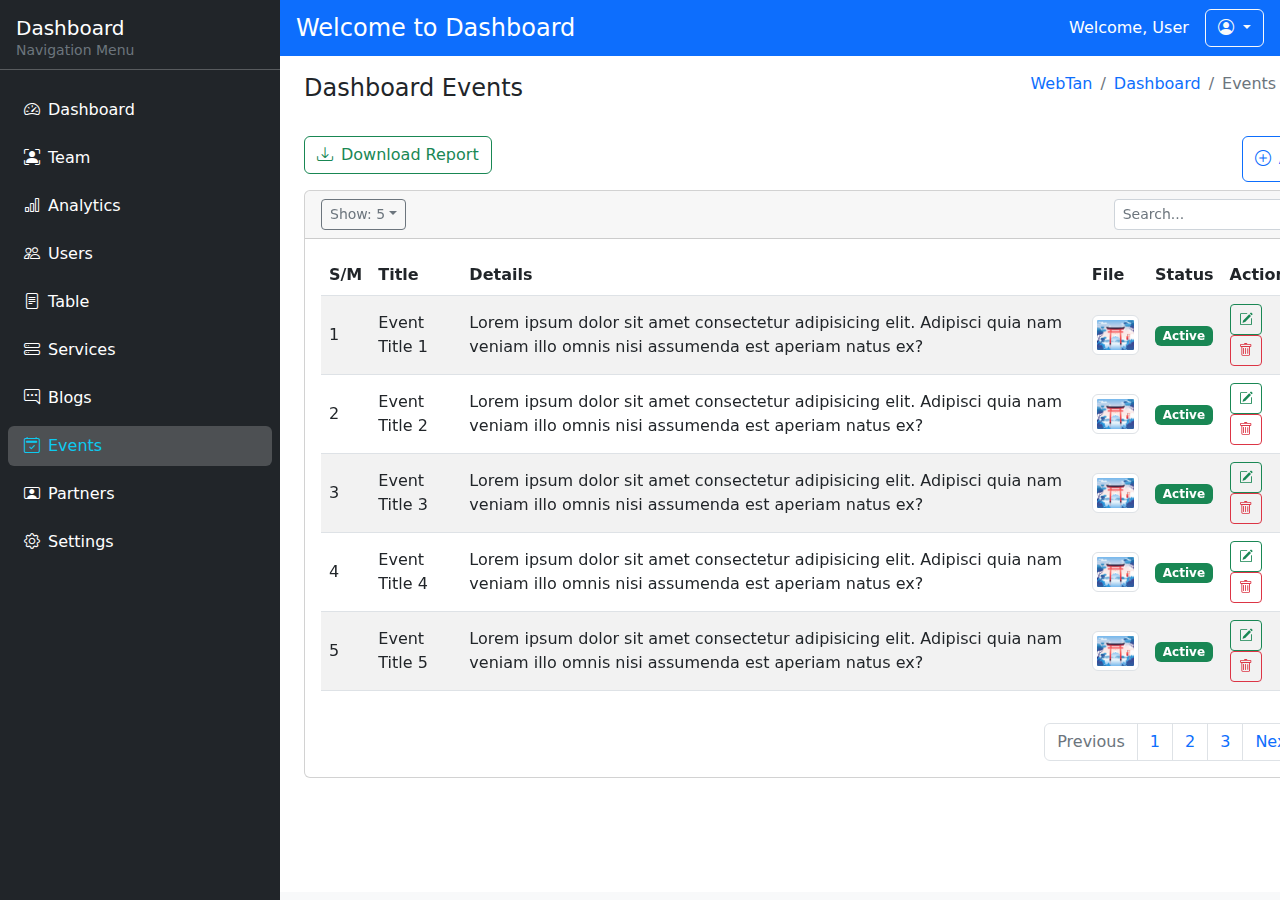
<file: admin/events.html>
<!doctype html>
<html lang="en">

<head>
    <meta charset="utf-8">
    <meta name="viewport" content="width=device-width, initial-scale=1">
    <title>Dashboard-Services</title>
    <!-- Bootstrap Icons -->
    <link rel="stylesheet" href="https://cdn.jsdelivr.net/npm/bootstrap-icons@1.10.0/font/bootstrap-icons.css">
    <!-- CSS files -->
    <link href="css/bootstrap.min.css" rel="stylesheet">
    <link rel="stylesheet" href="css/style.css">
</head>

<body class="overflow-x-hidden bg-light">

    <!-- Header -->
    <header class="dashboard-header bg-primary text-white py-2 px-3 d-flex align-items-center fixed-top">
        <button class="btn btn-outline-light d-md-none me-2" type="button" data-bs-toggle="offcanvas"
            data-bs-target="#sidebar">
            ☰
        </button>
        <h4 class="mb-0 flex-grow-1 text-center text-md-start">Welcome to Dashboard</h4>
        <div class="d-flex align-items-center">
            <span class="me-3 d-none d-sm-block">Welcome, User</span>
            <div class="dropdown">
                <button class="btn btn-outline-light dropdown-toggle" type="button" data-bs-toggle="dropdown">
                    <i class="bi bi-person-circle"></i>
                </button>
                <ul class="dropdown-menu dropdown-menu-end">
                    <li><a class="dropdown-item" href="#">Profile</a></li>
                    <li><a class="dropdown-item" href="#">Settings</a></li>
                    <li>
                        <hr class="dropdown-divider">
                    </li>
                    <li><a class="dropdown-item" href="#">Logout</a></li>
                </ul>
            </div>
        </div>
    </header>

    <div class="container-fluid p-0">
        <div class="row g-0">

            <!-- Single Sidebar (offcanvas for mobile + static for desktop) -->
            <div class="col-md-3 col-lg-2">
                <div class="offcanvas-md offcanvas-start bg-dark text-white" tabindex="-1" id="sidebar"
                    aria-labelledby="sidebarLabel">
                    <div class="offcanvas-header d-flex d-md-none bg-dark">
                        <h5 class="offcanvas-title" id="sidebarLabel">Dashboard Menu</h5>
                        <button type="button" class="btn-close btn-close-white" data-bs-dismiss="offcanvas"
                            data-bs-target="#sidebar"></button>
                    </div>
                    <div class="offcanvas-body p-0 d-flex flex-column">
                        <div class="p-3 pb-0 d-none d-md-block">
                            <h5 class="mb-0">Dashboard</h5>
                            <p class="text-muted small mb-0">Navigation Menu</p>
                        </div>
                        <hr class="my-2 d-none d-md-block">
                        <ul class="nav flex-column flex-grow-1 pt-2">
                            <li class="nav-item">
                                <a href="index.html" class="nav-link text-white sidebar-link">
                                    <i class="bi bi-speedometer2 me-2"></i>Dashboard
                                </a>
                            </li>
                            <li class="nav-item">
                                <a href="team.html" class="nav-link text-white sidebar-link">
                                    <i class="bi bi-person-bounding-box me-2"></i>Team
                                </a>
                            </li>
                            <li class="nav-item">
                                <a href="analytics.html" class="nav-link text-white sidebar-link">
                                    <i class="bi bi-bar-chart me-2"></i>Analytics
                                </a>
                            </li>
                            <li class="nav-item">
                                <a href="users.html" class="nav-link text-white sidebar-link">
                                    <i class="bi bi-people me-2"></i>Users
                                </a>
                            </li>
                            <li class="nav-item">
                                <a href="table.html" class="nav-link text-white sidebar-link">
                                    <i class="bi bi-file-text me-2"></i>Table
                                </a>
                            </li>
                            <li class="nav-item">
                                <a href="services.html" class="nav-link text-white sidebar-link">
                                    <i class="bi bi-hdd-stack me-2"></i>Services
                                </a>
                            </li>
                            <li class="nav-item">
                                <a href="blogs.html" class="nav-link text-white sidebar-link">
                                    <i class="bi bi-chat-right-dots me-2"></i>Blogs
                                </a>
                            </li>
                            <li class="nav-item">
                                <a href="events.html" class="nav-link text-info sidebar-link active">
                                    <i class="bi bi-calendar2-check me-2"></i>Events
                                </a>
                            </li>
                            <li class="nav-item">
                                <a href="partners.html" class="nav-link text-white sidebar-link">
                                    <i class="bi bi-person-video me-2"></i>Partners
                                </a>
                            </li>
                            <li class="nav-item">
                                <a href="settings.html" class="nav-link text-white sidebar-link">
                                    <i class="bi bi-gear me-2"></i>Settings
                                </a>
                            </li>
                        </ul>
                    </div>
                </div>
            </div>

            <!-- Main Content -->
            <main class="col-md-9 col-lg-10 main-content bg-white p-4 mt-5 pt-4">
                <div class="d-flex justify-content-between align-items-center mb-4">
                    <h4>Dashboard Events</h4>
                    <nav aria-label="breadcrumb">
                        <ol class="breadcrumb">
                            <li class="breadcrumb-item"><a href="#" class="text-decoration-none">WebTan</a></li>
                            <li class="breadcrumb-item"><a href="index.html" class="text-decoration-none">Dashboard</a>
                            </li>
                            <li class="breadcrumb-item active" aria-current="page">Events Table</li>
                        </ol>
                    </nav>
                </div>

                <div class="d-flex justify-content-between mb-2">
                    <!-- Download Report Button on the start -->
                    <button class="btn btn-outline-success mb-2" id="downloadPdfBtn">
                        <i class="bi bi-download me-2"></i>Download Report
                    </button>

                    <!-- Add Item Button on the end -->
                    <button class="btn btn-outline-primary" data-bs-target="#exampleModalToggle" data-bs-toggle="modal">
                        <i class="bi bi-plus-circle me-2"></i>Add
                    </button>
                </div>


                <div class="card">
                    <div class="card-header d-flex justify-content-between align-items-center flex-wrap">
                        <!-- Dropdown (Show items) -->
                        <div class="dropdown">
                            <button class="btn btn-sm btn-outline-secondary dropdown-toggle" type="button"
                                id="showDropdown" data-bs-toggle="dropdown" aria-expanded="false">
                                Show: 0
                            </button>
                            <ul class="dropdown-menu" aria-labelledby="showDropdown">
                                <li><a class="dropdown-item" href="#">5</a></li>
                                <li><a class="dropdown-item" href="#">10</a></li>
                                <li><a class="dropdown-item" href="#">25</a></li>
                                <li><a class="dropdown-item" href="#">50</a></li>
                                <li><a class="dropdown-item" href="#">100</a></li>
                            </ul>
                        </div>

                        <div class="mt-2 mt-sm-0">
                            <!-- Real-time Search Bar -->
                            <div class="search-bar mt-2 mt-sm-0">
                                <input type="text" id="tableSearch" class="form-control form-control-sm"
                                    placeholder="Search...">
                            </div>
                        </div>
                    </div>

                    <div class="card-body">
                        <div class="table-responsive">
                            <table class="table table-striped align-middle" id="dataTable">
                                <thead>
                                    <tr>
                                        <th>S/M</th>
                                        <th>Title</th>
                                        <th>Details</th>
                                        <th>File</th>
                                        <th>Status</th>
                                        <th>Actions</th>
                                    </tr>
                                </thead>
                                <tbody>
                                    <tr>
                                        <td>1</td>
                                        <td>Event Title 1</td>
                                        <td>Lorem ipsum dolor sit amet consectetur adipisicing elit. Adipisci quia nam veniam illo omnis nisi assumenda est aperiam natus ex?</td>
                                        <td><img src="images/slide 2.jpg"
                                                class="img-thumbnail rounded-2 object-fit-cover" alt="Project Proposal"
                                                style="width: 60px; height: 40px;"></td>
                                        <td><span class="badge bg-success">Active</span></td>
                                        <td>
                                            <button class="btn btn-sm btn-outline-success"
                                                data-bs-target="#editModalToggle" data-bs-toggle="modal"><i
                                                    class="bi bi-pencil-square"></i></button>
                                            <a href="#" class="btn btn-sm btn-outline-danger"
                                                data-bs-target="#deleteModelToggle" data-bs-toggle="modal"><i
                                                    class="bi bi-trash"></i></a>
                                        </td>
                                    </tr>
                                    <tr>
                                        <td>2</td>
                                        <td>Event Title 2</td>
                                        <td>Lorem ipsum dolor sit amet consectetur adipisicing elit. Adipisci quia nam veniam illo omnis nisi assumenda est aperiam natus ex?</td>
                                        <td><img src="images/slide 2.jpg"
                                                class="img-thumbnail rounded-2 object-fit-cover" alt="Project Proposal"
                                                style="width: 60px; height: 40px;"></td>
                                        <td><span class="badge bg-success">Active</span></td>
                                        <td>
                                            <button class="btn btn-sm btn-outline-success"
                                                data-bs-target="#editModalToggle" data-bs-toggle="modal"><i
                                                    class="bi bi-pencil-square"></i></button>
                                            <a href="#" class="btn btn-sm btn-outline-danger"
                                                data-bs-target="#deleteModelToggle" data-bs-toggle="modal"><i
                                                    class="bi bi-trash"></i></a>
                                        </td>
                                    </tr>
                                    <tr>
                                        <td>3</td>
                                        <td>Event Title 3</td>
                                        <td>Lorem ipsum dolor sit amet consectetur adipisicing elit. Adipisci quia nam veniam illo omnis nisi assumenda est aperiam natus ex?</td>
                                        <td><img src="images/slide 2.jpg"
                                                class="img-thumbnail rounded-2 object-fit-cover" alt="Project Proposal"
                                                style="width: 60px; height: 40px;"></td>
                                        <td><span class="badge bg-success">Active</span></td>
                                        <td>
                                            <button class="btn btn-sm btn-outline-success"
                                                data-bs-target="#editModalToggle" data-bs-toggle="modal"><i
                                                    class="bi bi-pencil-square"></i></button>
                                            <a href="#" class="btn btn-sm btn-outline-danger"
                                                data-bs-target="#deleteModelToggle" data-bs-toggle="modal"><i
                                                    class="bi bi-trash"></i></a>
                                        </td>
                                    </tr>
                                    <tr>
                                        <td>4</td>
                                        <td>Event Title 4</td>
                                        <td>Lorem ipsum dolor sit amet consectetur adipisicing elit. Adipisci quia nam veniam illo omnis nisi assumenda est aperiam natus ex?</td>
                                        <td><img src="images/slide 2.jpg"
                                                class="img-thumbnail rounded-2 object-fit-cover" alt="Project Proposal"
                                                style="width: 60px; height: 40px;"></td>
                                        <td><span class="badge bg-success">Active</span></td>
                                        <td>
                                            <button class="btn btn-sm btn-outline-success"
                                                data-bs-target="#editModalToggle" data-bs-toggle="modal"><i
                                                    class="bi bi-pencil-square"></i></button>
                                            <a href="#" class="btn btn-sm btn-outline-danger"
                                                data-bs-target="#deleteModelToggle" data-bs-toggle="modal"><i
                                                    class="bi bi-trash"></i></a>
                                        </td>
                                    </tr>
                                    <tr>
                                        <td>5</td>
                                        <td>Event Title 5</td>
                                        <td>Lorem ipsum dolor sit amet consectetur adipisicing elit. Adipisci quia nam veniam illo omnis nisi assumenda est aperiam natus ex?</td>
                                        <td><img src="images/slide 2.jpg"
                                                class="img-thumbnail rounded-2 object-fit-cover" alt="Project Proposal"
                                                style="width: 60px; height: 40px;"></td>
                                        <td><span class="badge bg-success">Active</span></td>
                                        <td>
                                            <button class="btn btn-sm btn-outline-success"
                                                data-bs-target="#editModalToggle" data-bs-toggle="modal"><i
                                                    class="bi bi-pencil-square"></i></button>
                                            <a href="#" class="btn btn-sm btn-outline-danger"
                                                data-bs-target="#deleteModelToggle" data-bs-toggle="modal"><i
                                                    class="bi bi-trash"></i></a>
                                        </td>
                                    </tr>
                                    <tr>
                                        <td>6</td>
                                        <td>Event Title 6</td>
                                        <td>Lorem ipsum dolor sit amet consectetur adipisicing elit. Adipisci quia nam veniam illo omnis nisi assumenda est aperiam natus ex?</td>
                                        <td><img src="images/slide 2.jpg"
                                                class="img-thumbnail rounded-2 object-fit-cover" alt="Project Proposal"
                                                style="width: 60px; height: 40px;"></td>
                                        <td><span class="badge bg-success">Active</span></td>
                                        <td>
                                            <button class="btn btn-sm btn-outline-success"
                                                data-bs-target="#editModalToggle" data-bs-toggle="modal"><i
                                                    class="bi bi-pencil-square"></i></button>
                                            <a href="#" class="btn btn-sm btn-outline-danger"
                                                data-bs-target="#deleteModelToggle" data-bs-toggle="modal"><i
                                                    class="bi bi-trash"></i></a>
                                        </td>
                                    </tr>
                                    <tr>
                                        <!-- delete model -->
                                        <div class="modal fade" id="deleteModelToggle"
                                            aria-labelledby="deleteModelToggle" tabindex="-1" aria-hidden="true">
                                            <div class="modal-dialog modal-dialog-centered">
                                                <div class="modal-content">
                                                    <div class="modal-header">
                                                        <h5 class="modal-title">Modal title</h5>
                                                    </div>
                                                    <div class="modal-body">
                                                        <p>Are you sure you want to delete this : <span
                                                                class="text-danger fw-bold">Md Abid Islam?</span></p>
                                                    </div>
                                                    <div class="modal-footer">
                                                        <button type="button" class="btn btn-danger">Yes</button>
                                                        <button type="button" class="btn btn-secondary"
                                                            data-bs-dismiss="modal">No</button>
                                                    </div>
                                                </div>
                                            </div>
                                        </div>
                                    </tr>
                                </tbody>
                            </table>
                        </div>

                        <!-- Pagination -->
                        <nav aria-label="Page navigation example">
                            <ul class="pagination justify-content-end mt-3 mb-0">
                                <li class="page-item disabled">
                                    <a class="page-link" href="#">Previous</a>
                                </li>
                                <li class="page-item"><a class="page-link" href="#">1</a></li>
                                <li class="page-item"><a class="page-link" href="#">2</a></li>
                                <li class="page-item"><a class="page-link" href="#">3</a></li>
                                <li class="page-item">
                                    <a class="page-link" href="#">Next</a>
                                </li>
                            </ul>
                        </nav>
                    </div>
                </div>
                <!-- add model -->
                <div class="modal fade" id="exampleModalToggle" aria-labelledby="exampleModalToggleLabel" tabindex="-1"
                    aria-hidden="true">
                    <div class="modal-dialog modal-dialog-centered">
                        <div class="modal-content">

                            <div class="modal-header">
                                <h5 class="modal-title" id="exampleModalToggleLabel">Add New Item</h5>
                                <button type="button" class="btn-close" data-bs-dismiss="modal"
                                    aria-label="Close"></button>
                            </div>

                            <form id="addItemForm" enctype="multipart/form-data">
                                <div class="modal-body">
                                    <div class="mb-3">
                                        <label for="itemTitle" class="form-label">Name :</label>
                                        <input type="text" class="form-control" id="itemTitle" name="title"
                                            placeholder="Enter title" required>
                                    </div>

                                    <div class="mb-3">
                                        <label for="itemDetails" class="form-label">Details :</label>
                                        <textarea class="form-control" id="itemDetails" name="details" rows="3"
                                            placeholder="Enter details" required></textarea>
                                    </div>

                                    <div class="mb-3">
                                        <label class="form-label">Image :</label>
                                        <div class="border-secondary rounded-3 p-5 text-center cursor-pointer position-relative d-flex flex-column justify-content-center align-items-center"
                                            style="border: 2px dashed; height: 200px;">
                                            <img id="img1" src="images/defult-uplode.png" alt="Preview Footer Logo"
                                                class="object-fit-cover mb-2"
                                                style="height:100px; display:block; margin:auto;">
                                            <span class="text-muted">Drag and drop or click to select</span>
                                            <input type="file"
                                                class="form-control position-absolute top-0 start-0 w-100 h-100 cursor-pointer opacity-0"
                                                name="logo"
                                                onchange="img1.src = window.URL.createObjectURL(this.files[0])">
                                        </div>
                                    </div>
                                </div>

                                <div class="modal-footer">
                                    <button type="submit" class="btn btn-primary">Add Item</button>
                                </div>
                            </form>

                        </div>
                    </div>
                </div>
            </main>

        </div>
    </div>

    <!-- javascript files -->
    <script src="js/bootstrap.bundle.min.js"></script>
    <script src="js/script.js"></script>
    <script src="js/report.js"></script>
    <script src="js/jspdf.umd.min.js"></script>
    <script src="js/jspdf.plugin.autotable.min.js"></script>
</body>

</html>
</file>
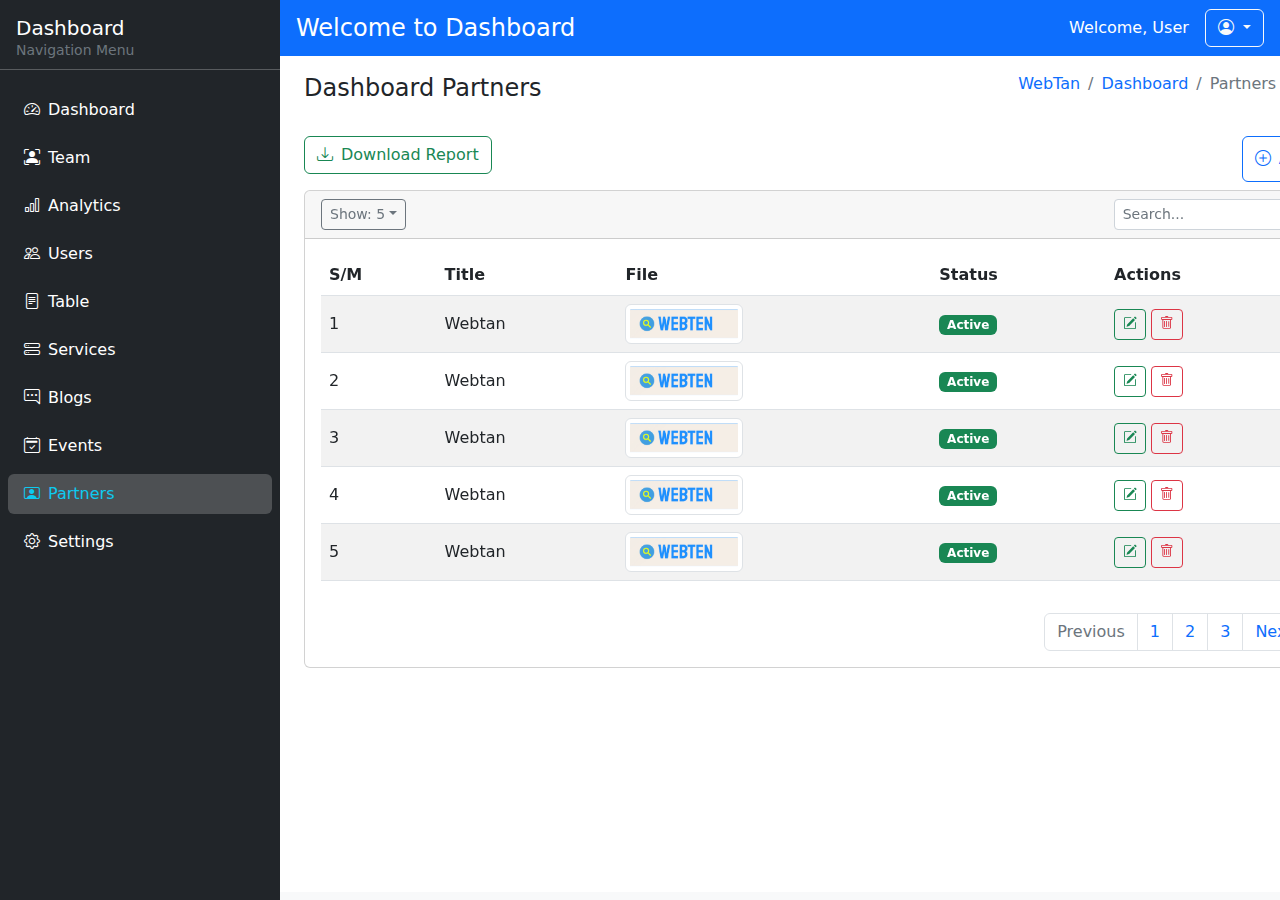
<file: admin/partners.html>
<!doctype html>
<html lang="en">

<head>
    <meta charset="utf-8">
    <meta name="viewport" content="width=device-width, initial-scale=1">
    <title>Dashboard-Services</title>
    <!-- Bootstrap Icons -->
    <link rel="stylesheet" href="https://cdn.jsdelivr.net/npm/bootstrap-icons@1.10.0/font/bootstrap-icons.css">
    <!-- CSS files -->
    <link href="css/bootstrap.min.css" rel="stylesheet">
    <link rel="stylesheet" href="css/style.css">
</head>

<body class="overflow-x-hidden bg-light">

    <!-- Header -->
    <header class="dashboard-header bg-primary text-white py-2 px-3 d-flex align-items-center fixed-top">
        <button class="btn btn-outline-light d-md-none me-2" type="button" data-bs-toggle="offcanvas"
            data-bs-target="#sidebar">
            ☰
        </button>
        <h4 class="mb-0 flex-grow-1 text-center text-md-start">Welcome to Dashboard</h4>
        <div class="d-flex align-items-center">
            <span class="me-3 d-none d-sm-block">Welcome, User</span>
            <div class="dropdown">
                <button class="btn btn-outline-light dropdown-toggle" type="button" data-bs-toggle="dropdown">
                    <i class="bi bi-person-circle"></i>
                </button>
                <ul class="dropdown-menu dropdown-menu-end">
                    <li><a class="dropdown-item" href="#">Profile</a></li>
                    <li><a class="dropdown-item" href="#">Settings</a></li>
                    <li>
                        <hr class="dropdown-divider">
                    </li>
                    <li><a class="dropdown-item" href="#">Logout</a></li>
                </ul>
            </div>
        </div>
    </header>

    <div class="container-fluid p-0">
        <div class="row g-0">

            <!-- Single Sidebar (offcanvas for mobile + static for desktop) -->
            <div class="col-md-3 col-lg-2">
                <div class="offcanvas-md offcanvas-start bg-dark text-white" tabindex="-1" id="sidebar"
                    aria-labelledby="sidebarLabel">
                    <div class="offcanvas-header d-flex d-md-none bg-dark">
                        <h5 class="offcanvas-title" id="sidebarLabel">Dashboard Menu</h5>
                        <button type="button" class="btn-close btn-close-white" data-bs-dismiss="offcanvas"
                            data-bs-target="#sidebar"></button>
                    </div>
                    <div class="offcanvas-body p-0 d-flex flex-column">
                        <div class="p-3 pb-0 d-none d-md-block">
                            <h5 class="mb-0">Dashboard</h5>
                            <p class="text-muted small mb-0">Navigation Menu</p>
                        </div>
                        <hr class="my-2 d-none d-md-block">
                        <ul class="nav flex-column flex-grow-1 pt-2">
                            <li class="nav-item">
                                <a href="index.html" class="nav-link text-white sidebar-link">
                                    <i class="bi bi-speedometer2 me-2"></i>Dashboard
                                </a>
                            </li>
                            <li class="nav-item">
                                <a href="team.html" class="nav-link text-white sidebar-link">
                                    <i class="bi bi-person-bounding-box me-2"></i>Team
                                </a>
                            </li>
                            <li class="nav-item">
                                <a href="analytics.html" class="nav-link text-white sidebar-link">
                                    <i class="bi bi-bar-chart me-2"></i>Analytics
                                </a>
                            </li>
                            <li class="nav-item">
                                <a href="users.html" class="nav-link text-white sidebar-link">
                                    <i class="bi bi-people me-2"></i>Users
                                </a>
                            </li>
                            <li class="nav-item">
                                <a href="table.html" class="nav-link text-white sidebar-link">
                                    <i class="bi bi-file-text me-2"></i>Table
                                </a>
                            </li>
                            <li class="nav-item">
                                <a href="services.html" class="nav-link text-white sidebar-link">
                                    <i class="bi bi-hdd-stack me-2"></i>Services
                                </a>
                            </li>
                            <li class="nav-item">
                                <a href="blogs.html" class="nav-link text-white sidebar-link ">
                                    <i class="bi bi-chat-right-dots me-2"></i>Blogs
                                </a>
                            </li>
                            <li class="nav-item">
                                <a href="events.html" class="nav-link text-white sidebar-link">
                                    <i class="bi bi-calendar2-check me-2"></i>Events
                                </a>
                            </li>
                            <li class="nav-item">
                                <a href="partners.html" class="nav-link text-info sidebar-link active">
                                    <i class="bi bi-person-video me-2"></i>Partners
                                </a>
                            </li>
                            <li class="nav-item">
                                <a href="settings.html" class="nav-link text-white sidebar-link">
                                    <i class="bi bi-gear me-2"></i>Settings
                                </a>
                            </li>
                        </ul>
                    </div>
                </div>
            </div>

            <!-- Main Content -->
            <main class="col-md-9 col-lg-10 main-content bg-white p-4 mt-5 pt-4">
                <div class="d-flex justify-content-between align-items-center mb-4">
                    <h4>Dashboard Partners</h4>
                    <nav aria-label="breadcrumb">
                        <ol class="breadcrumb">
                            <li class="breadcrumb-item"><a href="#" class="text-decoration-none">WebTan</a></li>
                            <li class="breadcrumb-item"><a href="index.html" class="text-decoration-none">Dashboard</a>
                            </li>
                            <li class="breadcrumb-item active" aria-current="page">Partners Table</li>
                        </ol>
                    </nav>
                </div>

                <div class="d-flex justify-content-between mb-2">
                    <!-- Download Report Button on the start -->
                    <button class="btn btn-outline-success mb-2" id="downloadPdfBtn">
                        <i class="bi bi-download me-2"></i>Download Report
                    </button>

                    <!-- Add Item Button on the end -->
                    <button class="btn btn-outline-primary" data-bs-target="#exampleModalToggle" data-bs-toggle="modal">
                        <i class="bi bi-plus-circle me-2"></i>Add
                    </button>
                </div>

                <div class="card">
                    <div class="card-header d-flex justify-content-between align-items-center flex-wrap">
                        <!-- Dropdown (Show items) -->
                        <div class="dropdown">
                            <button class="btn btn-sm btn-outline-secondary dropdown-toggle" type="button"
                                id="showDropdown" data-bs-toggle="dropdown" aria-expanded="false">
                                Show: 0
                            </button>
                            <ul class="dropdown-menu" aria-labelledby="showDropdown">
                                <li><a class="dropdown-item" href="#">5</a></li>
                                <li><a class="dropdown-item" href="#">10</a></li>
                                <li><a class="dropdown-item" href="#">25</a></li>
                                <li><a class="dropdown-item" href="#">50</a></li>
                                <li><a class="dropdown-item" href="#">100</a></li>
                            </ul>
                        </div>

                        <div class="mt-2 mt-sm-0">
                            <!-- Real-time Search Bar -->
                            <div class="search-bar mt-2 mt-sm-0">
                                <input type="text" id="tableSearch" class="form-control form-control-sm"
                                    placeholder="Search...">
                            </div>
                        </div>
                    </div>

                    <div class="card-body">
                        <div class="table-responsive">
                            <table class="table table-striped align-middle" id="dataTable">
                                <thead>
                                    <tr>
                                        <th>S/M</th>
                                        <th>Title</th>
                                        <th>File</th>
                                        <th>Status</th>
                                        <th>Actions</th>
                                    </tr>
                                </thead>
                                <tbody>
                                    <tr>
                                        <td>1</td>
                                        <td>Webtan</td>
                                        <td><img src="images/download.png"
                                                class="img-thumbnail rounded-2 object-fit-cover" alt="Project Proposal"
                                                style="height: 40px;"></td>
                                        <td><span class="badge bg-success">Active</span></td>
                                        <td>
                                            <button class="btn btn-sm btn-outline-success"
                                                data-bs-target="#editModalToggle" data-bs-toggle="modal"><i
                                                    class="bi bi-pencil-square"></i></button>
                                            <a href="#" class="btn btn-sm btn-outline-danger"
                                                data-bs-target="#deleteModelToggle" data-bs-toggle="modal"><i
                                                    class="bi bi-trash"></i></a>
                                        </td>
                                    </tr>
                                    <tr>
                                        <td>2</td>
                                        <td>Webtan</td>
                                        <td><img src="images/download.png"
                                                class="img-thumbnail rounded-2 object-fit-cover" alt="Project Proposal"
                                                style="height: 40px;"></td>
                                        <td><span class="badge bg-success">Active</span></td>
                                        <td>
                                            <button class="btn btn-sm btn-outline-success"
                                                data-bs-target="#editModalToggle" data-bs-toggle="modal"><i
                                                    class="bi bi-pencil-square"></i></button>
                                            <a href="#" class="btn btn-sm btn-outline-danger"
                                                data-bs-target="#deleteModelToggle" data-bs-toggle="modal"><i
                                                    class="bi bi-trash"></i></a>
                                        </td>
                                    </tr>
                                    <tr>
                                        <td>3</td>
                                        <td>Webtan</td>
                                        <td><img src="images/download.png"
                                                class="img-thumbnail rounded-2 object-fit-cover" alt="Project Proposal"
                                                style="height: 40px;"></td>
                                        <td><span class="badge bg-success">Active</span></td>
                                        <td>
                                            <button class="btn btn-sm btn-outline-success"
                                                data-bs-target="#editModalToggle" data-bs-toggle="modal"><i
                                                    class="bi bi-pencil-square"></i></button>
                                            <a href="#" class="btn btn-sm btn-outline-danger"
                                                data-bs-target="#deleteModelToggle" data-bs-toggle="modal"><i
                                                    class="bi bi-trash"></i></a>
                                        </td>
                                    </tr>
                                    <tr>
                                        <td>4</td>
                                        <td>Webtan</td>
                                        <td><img src="images/download.png"
                                                class="img-thumbnail rounded-2 object-fit-cover" alt="Project Proposal"
                                                style="height: 40px;"></td>
                                        <td><span class="badge bg-success">Active</span></td>
                                        <td>
                                            <button class="btn btn-sm btn-outline-success"
                                                data-bs-target="#editModalToggle" data-bs-toggle="modal"><i
                                                    class="bi bi-pencil-square"></i></button>
                                            <a href="#" class="btn btn-sm btn-outline-danger"
                                                data-bs-target="#deleteModelToggle" data-bs-toggle="modal"><i
                                                    class="bi bi-trash"></i></a>
                                        </td>
                                    </tr>
                                    <tr>
                                        <td>5</td>
                                        <td>Webtan</td>
                                        <td><img src="images/download.png"
                                                class="img-thumbnail rounded-2 object-fit-cover" alt="Project Proposal"
                                                style="height: 40px;"></td>
                                        <td><span class="badge bg-success">Active</span></td>
                                        <td>
                                            <button class="btn btn-sm btn-outline-success"
                                                data-bs-target="#editModalToggle" data-bs-toggle="modal"><i
                                                    class="bi bi-pencil-square"></i></button>
                                            <a href="#" class="btn btn-sm btn-outline-danger"
                                                data-bs-target="#deleteModelToggle" data-bs-toggle="modal"><i
                                                    class="bi bi-trash"></i></a>
                                        </td>
                                    </tr>
                                    <tr>
                                        <td>6</td>
                                        <td>Webtan</td>
                                        <td><img src="images/download.png"
                                                class="img-thumbnail rounded-2 object-fit-cover" alt="Project Proposal"
                                                style="height: 40px;"></td>
                                        <td><span class="badge bg-success">Active</span></td>
                                        <td>
                                            <button class="btn btn-sm btn-outline-success"
                                                data-bs-target="#editModalToggle" data-bs-toggle="modal"><i
                                                    class="bi bi-pencil-square"></i></button>
                                            <a href="#" class="btn btn-sm btn-outline-danger"
                                                data-bs-target="#deleteModelToggle" data-bs-toggle="modal"><i
                                                    class="bi bi-trash"></i></a>
                                        </td>
                                    </tr>
                                    <tr>
                                        <td>7</td>
                                        <td>Webtan</td>
                                        <td><img src="images/download.png"
                                                class="img-thumbnail rounded-2 object-fit-cover" alt="Project Proposal"
                                                style="height: 40px;"></td>
                                        <td><span class="badge bg-success">Active</span></td>
                                        <td>
                                            <button class="btn btn-sm btn-outline-success"
                                                data-bs-target="#editModalToggle" data-bs-toggle="modal"><i
                                                    class="bi bi-pencil-square"></i></button>
                                            <a href="#" class="btn btn-sm btn-outline-danger"
                                                data-bs-target="#deleteModelToggle" data-bs-toggle="modal"><i
                                                    class="bi bi-trash"></i></a>
                                        </td>
                                    </tr>
                                    <tr>
                                        <td>8</td>
                                        <td>Webtan</td>
                                        <td><img src="images/download.png"
                                                class="img-thumbnail rounded-2 object-fit-cover" alt="Project Proposal"
                                                style="height: 40px;"></td>
                                        <td><span class="badge bg-success">Active</span></td>
                                        <td>
                                            <button class="btn btn-sm btn-outline-success"
                                                data-bs-target="#editModalToggle" data-bs-toggle="modal"><i
                                                    class="bi bi-pencil-square"></i></button>
                                            <a href="#" class="btn btn-sm btn-outline-danger"
                                                data-bs-target="#deleteModelToggle" data-bs-toggle="modal"><i
                                                    class="bi bi-trash"></i></a>
                                        </td>
                                    </tr>
                                    <tr>
                                        <td>9</td>
                                        <td>Webtan</td>
                                        <td><img src="images/download.png"
                                                class="img-thumbnail rounded-2 object-fit-cover" alt="Project Proposal"
                                                style="height: 40px;"></td>
                                        <td><span class="badge bg-success">Active</span></td>
                                        <td>
                                            <button class="btn btn-sm btn-outline-success"
                                                data-bs-target="#editModalToggle" data-bs-toggle="modal"><i
                                                    class="bi bi-pencil-square"></i></button>
                                            <a href="#" class="btn btn-sm btn-outline-danger"
                                                data-bs-target="#deleteModelToggle" data-bs-toggle="modal"><i
                                                    class="bi bi-trash"></i></a>
                                        </td>
                                    </tr>
                                    <tr>
                                        <td>10</td>
                                        <td>Webtan</td>
                                        <td><img src="images/download.png"
                                                class="img-thumbnail rounded-2 object-fit-cover" alt="Project Proposal"
                                                style="height: 40px;"></td>
                                        <td><span class="badge bg-success">Active</span></td>
                                        <td>
                                            <button class="btn btn-sm btn-outline-success"
                                                data-bs-target="#editModalToggle" data-bs-toggle="modal"><i
                                                    class="bi bi-pencil-square"></i></button>
                                            <a href="#" class="btn btn-sm btn-outline-danger"
                                                data-bs-target="#deleteModelToggle" data-bs-toggle="modal"><i
                                                    class="bi bi-trash"></i></a>
                                        </td>
                                    </tr>
                                    <tr>
                                        <td>11</td>
                                        <td>Webtan</td>
                                        <td><img src="images/download.png"
                                                class="img-thumbnail rounded-2 object-fit-cover" alt="Project Proposal"
                                                style="height: 40px;"></td>
                                        <td><span class="badge bg-success">Active</span></td>
                                        <td>
                                            <button class="btn btn-sm btn-outline-success"
                                                data-bs-target="#editModalToggle" data-bs-toggle="modal"><i
                                                    class="bi bi-pencil-square"></i></button>
                                            <a href="#" class="btn btn-sm btn-outline-danger"
                                                data-bs-target="#deleteModelToggle" data-bs-toggle="modal"><i
                                                    class="bi bi-trash"></i></a>
                                        </td>
                                    </tr>
                                    <tr>
                                        <td>12</td>
                                        <td>Webtan</td>
                                        <td><img src="images/download.png"
                                                class="img-thumbnail rounded-2 object-fit-cover" alt="Project Proposal"
                                                style="height: 40px;"></td>
                                        <td><span class="badge bg-success">Active</span></td>
                                        <td>
                                            <button class="btn btn-sm btn-outline-success"
                                                data-bs-target="#editModalToggle" data-bs-toggle="modal"><i
                                                    class="bi bi-pencil-square"></i></button>
                                            <a href="#" class="btn btn-sm btn-outline-danger"
                                                data-bs-target="#deleteModelToggle" data-bs-toggle="modal"><i
                                                    class="bi bi-trash"></i></a>
                                        </td>
                                    </tr>
                                    <tr>
                                        <td>13</td>
                                        <td>Webtan</td>
                                        <td><img src="images/download.png"
                                                class="img-thumbnail rounded-2 object-fit-cover" alt="Project Proposal"
                                                style="height: 40px;"></td>
                                        <td><span class="badge bg-success">Active</span></td>
                                        <td>
                                            <button class="btn btn-sm btn-outline-success"
                                                data-bs-target="#editModalToggle" data-bs-toggle="modal"><i
                                                    class="bi bi-pencil-square"></i></button>
                                            <a href="#" class="btn btn-sm btn-outline-danger"
                                                data-bs-target="#deleteModelToggle" data-bs-toggle="modal"><i
                                                    class="bi bi-trash"></i></a>
                                        </td>
                                    </tr>
                                    <tr>
                                        <td>14</td>
                                        <td>Webtan</td>
                                        <td><img src="images/download.png"
                                                class="img-thumbnail rounded-2 object-fit-cover" alt="Project Proposal"
                                                style="height: 40px;"></td>
                                        <td><span class="badge bg-success">Active</span></td>
                                        <td>
                                            <button class="btn btn-sm btn-outline-success"
                                                data-bs-target="#editModalToggle" data-bs-toggle="modal"><i
                                                    class="bi bi-pencil-square"></i></button>
                                            <a href="#" class="btn btn-sm btn-outline-danger"
                                                data-bs-target="#deleteModelToggle" data-bs-toggle="modal"><i
                                                    class="bi bi-trash"></i></a>
                                        </td>
                                    </tr>
                                    <tr>
                                        <td>15</td>
                                        <td>Webtan</td>
                                        <td><img src="images/download.png"
                                                class="img-thumbnail rounded-2 object-fit-cover" alt="Project Proposal"
                                                style="height: 40px;"></td>
                                        <td><span class="badge bg-success">Active</span></td>
                                        <td>
                                            <button class="btn btn-sm btn-outline-success"
                                                data-bs-target="#editModalToggle" data-bs-toggle="modal"><i
                                                    class="bi bi-pencil-square"></i></button>
                                            <a href="#" class="btn btn-sm btn-outline-danger"
                                                data-bs-target="#deleteModelToggle" data-bs-toggle="modal"><i
                                                    class="bi bi-trash"></i></a>
                                        </td>
                                    </tr>
                                    <tr>
                                        <td>16</td>
                                        <td>Webtan</td>
                                        <td><img src="images/download.png"
                                                class="img-thumbnail rounded-2 object-fit-cover" alt="Project Proposal"
                                                style="height: 40px;"></td>
                                        <td><span class="badge bg-success">Active</span></td>
                                        <td>
                                            <button class="btn btn-sm btn-outline-success"
                                                data-bs-target="#editModalToggle" data-bs-toggle="modal"><i
                                                    class="bi bi-pencil-square"></i></button>
                                            <a href="#" class="btn btn-sm btn-outline-danger"
                                                data-bs-target="#deleteModelToggle" data-bs-toggle="modal"><i
                                                    class="bi bi-trash"></i></a>
                                        </td>
                                    </tr>
                                    <tr>
                                        <td>17</td>
                                        <td>Webtan</td>
                                        <td><img src="images/download.png"
                                                class="img-thumbnail rounded-2 object-fit-cover" alt="Project Proposal"
                                                style="height: 40px;"></td>
                                        <td><span class="badge bg-success">Active</span></td>
                                        <td>
                                            <button class="btn btn-sm btn-outline-success"
                                                data-bs-target="#editModalToggle" data-bs-toggle="modal"><i
                                                    class="bi bi-pencil-square"></i></button>
                                            <a href="#" class="btn btn-sm btn-outline-danger"
                                                data-bs-target="#deleteModelToggle" data-bs-toggle="modal"><i
                                                    class="bi bi-trash"></i></a>
                                        </td>
                                    </tr>
                                    <tr>
                                        <td>18</td>
                                        <td>Webtan</td>
                                        <td><img src="images/download.png"
                                                class="img-thumbnail rounded-2 object-fit-cover" alt="Project Proposal"
                                                style="height: 40px;"></td>
                                        <td><span class="badge bg-success">Active</span></td>
                                        <td>
                                            <button class="btn btn-sm btn-outline-success"
                                                data-bs-target="#editModalToggle" data-bs-toggle="modal"><i
                                                    class="bi bi-pencil-square"></i></button>
                                            <a href="#" class="btn btn-sm btn-outline-danger"
                                                data-bs-target="#deleteModelToggle" data-bs-toggle="modal"><i
                                                    class="bi bi-trash"></i></a>
                                        </td>
                                    </tr>

                                    <tr>
                                        <!-- delete model -->
                                        <div class="modal fade" id="deleteModelToggle"
                                            aria-labelledby="deleteModelToggle" tabindex="-1" aria-hidden="true">
                                            <div class="modal-dialog modal-dialog-centered">
                                                <div class="modal-content">
                                                    <div class="modal-header">
                                                        <h5 class="modal-title">Modal title</h5>
                                                    </div>
                                                    <div class="modal-body">
                                                        <p>Are you sure you want to delete this : <span
                                                                class="text-danger fw-bold">Md Abid Islam?</span></p>
                                                    </div>
                                                    <div class="modal-footer">
                                                        <button type="button" class="btn btn-danger">Yes</button>
                                                        <button type="button" class="btn btn-secondary"
                                                            data-bs-dismiss="modal">No</button>
                                                    </div>
                                                </div>
                                            </div>
                                        </div>
                                    </tr>
                                </tbody>
                            </table>
                        </div>

                        <!-- Pagination -->
                        <nav aria-label="Page navigation example">
                            <ul class="pagination justify-content-end mt-3 mb-0">
                                <li class="page-item disabled">
                                    <a class="page-link" href="#">Previous</a>
                                </li>
                                <li class="page-item"><a class="page-link" href="#">1</a></li>
                                <li class="page-item"><a class="page-link" href="#">2</a></li>
                                <li class="page-item"><a class="page-link" href="#">3</a></li>
                                <li class="page-item">
                                    <a class="page-link" href="#">Next</a>
                                </li>
                            </ul>
                        </nav>
                    </div>
                </div>
                <!-- add model -->
                <div class="modal fade" id="exampleModalToggle" aria-labelledby="exampleModalToggleLabel" tabindex="-1"
                    aria-hidden="true">
                    <div class="modal-dialog modal-dialog-centered">
                        <div class="modal-content">

                            <div class="modal-header">
                                <h5 class="modal-title" id="exampleModalToggleLabel">Add New Item</h5>
                                <button type="button" class="btn-close" data-bs-dismiss="modal"
                                    aria-label="Close"></button>
                            </div>

                            <form id="addItemForm" enctype="multipart/form-data">
                                <div class="modal-body">
                                    <div class="mb-3">
                                        <label for="itemTitle" class="form-label">Name :</label>
                                        <input type="text" class="form-control" id="itemTitle" name="title"
                                            placeholder="Enter title" required>
                                    </div>

                                    <div class="mb-3">
                                        <label for="itemDetails" class="form-label">Details :</label>
                                        <textarea class="form-control" id="itemDetails" name="details" rows="3"
                                            placeholder="Enter details" required></textarea>
                                    </div>

                                    <div class="mb-3">
                                        <label class="form-label">Image :</label>
                                        <div class="border-secondary rounded-3 p-5 text-center cursor-pointer position-relative d-flex flex-column justify-content-center align-items-center"
                                            style="border: 2px dashed; height: 200px;">
                                            <img id="img1" src="images/defult-uplode.png" alt="Preview Footer Logo"
                                                class="object-fit-cover mb-2"
                                                style="height:100px; display:block; margin:auto;">
                                            <span class="text-muted">Drag and drop or click to select</span>
                                            <input type="file"
                                                class="form-control position-absolute top-0 start-0 w-100 h-100 cursor-pointer opacity-0"
                                                name="logo"
                                                onchange="img1.src = window.URL.createObjectURL(this.files[0])">
                                        </div>
                                    </div>
                                </div>

                                <div class="modal-footer">
                                    <button type="submit" class="btn btn-primary">Add Item</button>
                                </div>
                            </form>

                        </div>
                    </div>
                </div>
            </main>

        </div>
    </div>

    <!-- javascript files -->
    <script src="js/bootstrap.bundle.min.js"></script>
    <script src="js/script.js"></script>
    <script src="js/report.js"></script>
    <script src="js/jspdf.umd.min.js"></script>
    <script src="js/jspdf.plugin.autotable.min.js"></script>
</body>

</html>
</file>
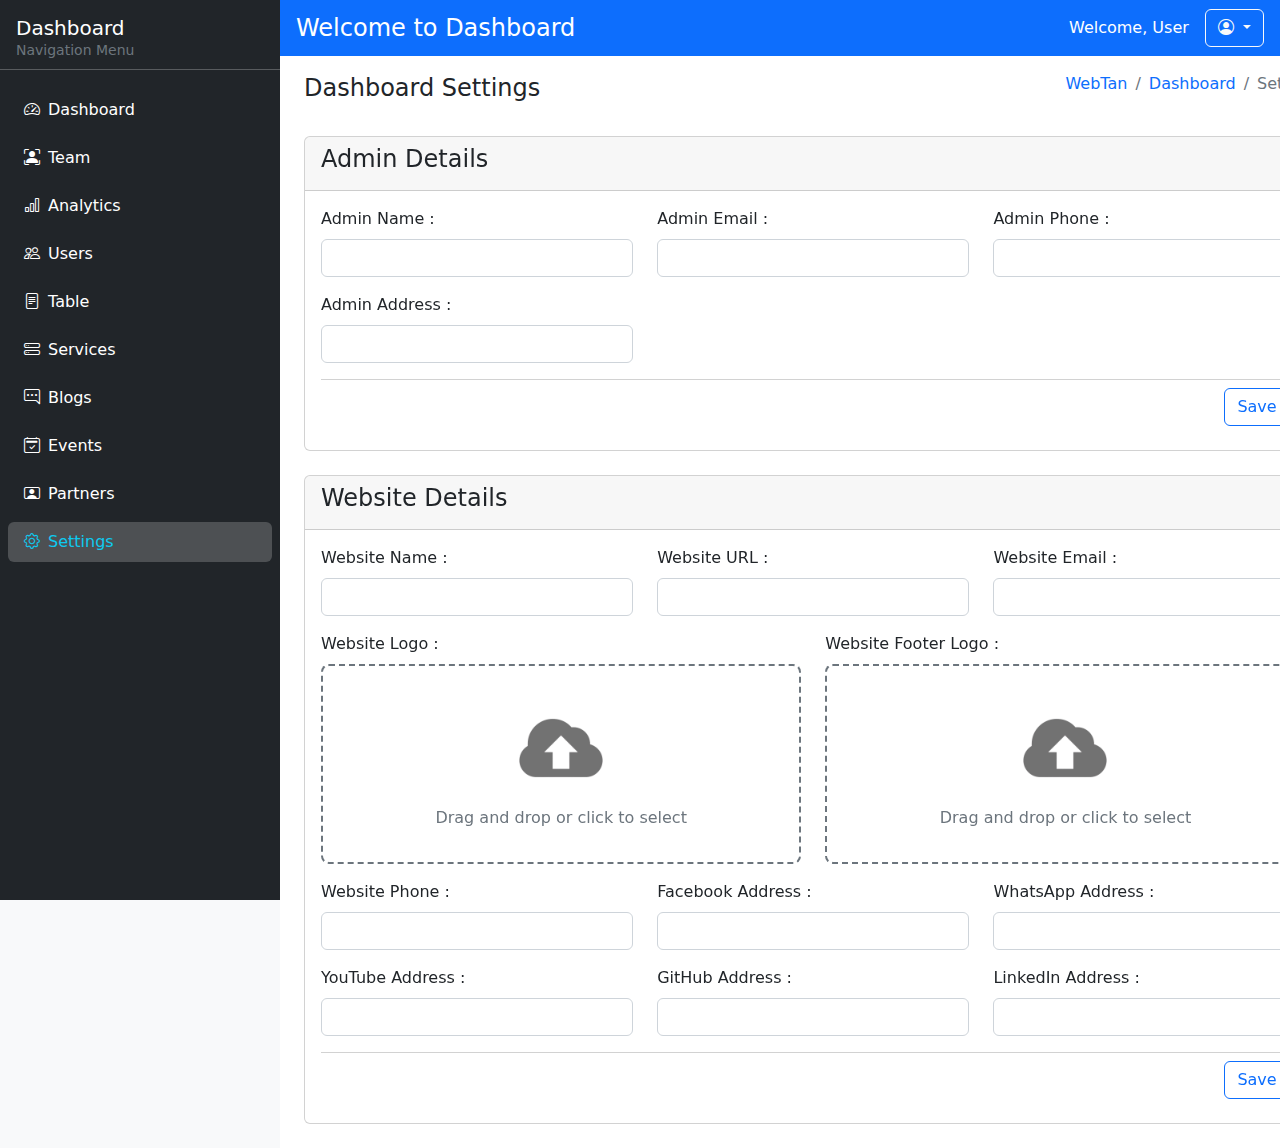
<file: admin/settings.html>
<!doctype html>
<html lang="en">

<head>
    <meta charset="utf-8">
    <meta name="viewport" content="width=device-width, initial-scale=1">
    <title>Dashboard-Settings</title>
    <!-- Bootstrap Icons -->
    <link rel="stylesheet" href="https://cdn.jsdelivr.net/npm/bootstrap-icons@1.10.0/font/bootstrap-icons.css">
    <!-- CSS files -->
    <link href="css/bootstrap.min.css" rel="stylesheet">
    <link rel="stylesheet" href="css/style.css">
</head>

<body class="overflow-x-hidden bg-light">

    <!-- Header -->
    <header class="dashboard-header bg-primary text-white py-2 px-3 d-flex align-items-center fixed-top">
        <button class="btn btn-outline-light d-md-none me-2" type="button" data-bs-toggle="offcanvas"
            data-bs-target="#sidebar">
            ☰
        </button>
        <h4 class="mb-0 flex-grow-1 text-center text-md-start">Welcome to Dashboard</h4>
        <div class="d-flex align-items-center">
            <span class="me-3 d-none d-sm-block">Welcome, User</span>
            <div class="dropdown">
                <button class="btn btn-outline-light dropdown-toggle" type="button" data-bs-toggle="dropdown">
                    <i class="bi bi-person-circle"></i>
                </button>
                <ul class="dropdown-menu dropdown-menu-end">
                    <li><a class="dropdown-item" href="#">Profile</a></li>
                    <li><a class="dropdown-item" href="#">Settings</a></li>
                    <li>
                        <hr class="dropdown-divider">
                    </li>
                    <li><a class="dropdown-item" href="#">Logout</a></li>
                </ul>
            </div>
        </div>
    </header>

    <div class="container-fluid p-0">
        <div class="row g-0">

            <!-- Single Sidebar (offcanvas for mobile + static for desktop) -->
            <div class="col-md-3 col-lg-2">
                <div class="offcanvas-md offcanvas-start bg-dark text-white" tabindex="-1" id="sidebar"
                    aria-labelledby="sidebarLabel">
                    <div class="offcanvas-header d-flex d-md-none bg-dark">
                        <h5 class="offcanvas-title" id="sidebarLabel">Dashboard Menu</h5>
                        <button type="button" class="btn-close btn-close-white" data-bs-dismiss="offcanvas"
                            data-bs-target="#sidebar"></button>
                    </div>
                    <div class="offcanvas-body p-0 d-flex flex-column">
                        <div class="p-3 pb-0 d-none d-md-block">
                            <h5 class="mb-0">Dashboard</h5>
                            <p class="text-muted small mb-0">Navigation Menu</p>
                        </div>
                        <hr class="my-2 d-none d-md-block">
                        <ul class="nav flex-column flex-grow-1 pt-2">
                            <li class="nav-item">
                                <a href="index.html" class="nav-link text-white sidebar-link">
                                    <i class="bi bi-speedometer2 me-2"></i>Dashboard
                                </a>
                            </li>
                            <li class="nav-item">
                                <a href="team.html" class="nav-link text-white sidebar-link">
                                    <i class="bi bi-person-bounding-box me-2"></i>Team
                                </a>
                            </li>
                            <li class="nav-item">
                                <a href="analytics.html" class="nav-link text-white sidebar-link">
                                    <i class="bi bi-bar-chart me-2"></i>Analytics
                                </a>
                            </li>
                            <li class="nav-item">
                                <a href="users.html" class="nav-link text-white sidebar-link">
                                    <i class="bi bi-people me-2"></i>Users
                                </a>
                            </li>
                            <li class="nav-item">
                                <a href="table.html" class="nav-link text-white sidebar-link">
                                    <i class="bi bi-file-text me-2"></i>Table
                                </a>
                            </li>
                            <li class="nav-item">
                                <a href="services.html" class="nav-link text-white sidebar-link">
                                    <i class="bi bi-hdd-stack me-2"></i>Services
                                </a>
                            </li>
                            <li class="nav-item">
                                <a href="blogs.html" class="nav-link text-white sidebar-link">
                                    <i class="bi bi-chat-right-dots me-2"></i>Blogs
                                </a>
                            </li>
                            <li class="nav-item">
                                <a href="events.html" class="nav-link text-white sidebar-link">
                                    <i class="bi bi-calendar2-check me-2"></i>Events
                                </a>
                            </li>
                            <li class="nav-item">
                                <a href="partners.html" class="nav-link text-white sidebar-link">
                                    <i class="bi bi-person-video me-2"></i>Partners
                                </a>
                            </li>
                            <li class="nav-item">
                                <a href="settings.html" class="nav-link text-info sidebar-link active">
                                    <i class="bi bi-gear me-2"></i>Settings
                                </a>
                            </li>
                        </ul>
                    </div>
                </div>
            </div>

            <!-- Main Content -->
            <main class="col-md-9 col-lg-10 main-content bg-white p-4 mt-5 pt-4">
                <div class="d-flex justify-content-between align-items-center mb-4">
                    <h4>Dashboard Settings</h4>
                    <nav aria-label="breadcrumb">
                        <ol class="breadcrumb">
                            <li class="breadcrumb-item"><a href="#" class="text-decoration-none">WebTan</a></li>
                            <li class="breadcrumb-item"><a href="index.html" class="text-decoration-none">Dashboard</a>
                            </li>
                            <li class="breadcrumb-item active" aria-current="page">Settings</li>
                        </ol>
                    </nav>
                </div>

                <div class="card mb-4">
                    <div class="card-header">
                        <h4>Admin Details</h4>
                    </div>
                    <div class="card-body">
                        <form action="">
                            <div class="row">
                                <div class="col-md-4 mb-3">
                                    <label class="form-label">Admin Name :</label>
                                    <input type="text" class="form-control">
                                </div>
                                <div class="col-md-4 mb-3">
                                    <label class="form-label">Admin Email :</label>
                                    <input type="text" class="form-control">
                                </div>
                                <div class="col-md-4 mb-3">
                                    <label class="form-label">Admin Phone :</label>
                                    <input type="tel" class="form-control">
                                </div>
                                <div class="col-md-4 mb-3">
                                    <label class="form-label">Admin Address :</label>
                                    <input type="text" class="form-control">
                                </div>
                            </div>
                            <div class="card-footer text-end bg-white">
                                <button type="submit" class="btn btn-outline-primary">Save</button>
                            </div>
                        </form>
                    </div>
                </div>
                <div class="card">
                    <div class="card-header">
                        <h4>Website Details</h4>
                    </div>
                    <div class="card-body">
                        <form action="">
                            <div class="row">
                                <div class="col-md-4 mb-3">
                                    <label class="form-label">Website Name :</label>
                                    <input type="text" class="form-control">
                                </div>
                                <div class="col-md-4 mb-3">
                                    <label class="form-label">Website URL :</label>
                                    <input type="text" class="form-control">
                                </div>
                                <div class="col-md-4 mb-3">
                                    <label class="form-label">Website Email :</label>
                                    <input type="text" class="form-control">
                                </div>
                                <div class="col-md-6 mb-3">
                                    <label class="form-label">Website  Logo :</label>
                                    <div class="border-secondary rounded-3 p-5 text-center cursor-pointer position-relative d-flex flex-column justify-content-center align-items-center"
                                        style="border: 2px dashed; height: 200px;">
                                        <img id="img" src="images/defult-uplode.png" alt="Preview Footer Logo"
                                            class="object-fit-cover mb-2"
                                            style="height:100px; display:block; margin:auto;">
                                        <span class="text-muted">Drag and drop or click to select</span>
                                        <input type="file"
                                            class="form-control position-absolute top-0 start-0 w-100 h-100 cursor-pointer opacity-0"
                                            name="logo" onchange="img.src = window.URL.createObjectURL(this.files[0])">
                                    </div>
                                </div>
                                <div class="col-md-6 mb-3">
                                    <label class="form-label">Website Footer Logo :</label>
                                    <div class="border-secondary rounded-3 p-5 text-center cursor-pointer position-relative d-flex flex-column justify-content-center align-items-center"
                                        style="border: 2px dashed; height: 200px;">
                                        <img id="img1" src="images/defult-uplode.png" alt="Preview Footer Logo"
                                            class="object-fit-cover mb-2"
                                            style="height:100px; display:block; margin:auto;">
                                        <span class="text-muted">Drag and drop or click to select</span>
                                        <input type="file"
                                            class="form-control position-absolute top-0 start-0 w-100 h-100 cursor-pointer opacity-0"
                                            name="logo" onchange="img1.src = window.URL.createObjectURL(this.files[0])">
                                    </div>
                                </div>
                                <div class="col-md-4 mb-3">
                                    <label class="form-label">Website Phone :</label>
                                    <input type="text" class="form-control">
                                </div>
                                <div class="col-md-4 mb-3">
                                    <label class="form-label">Facebook Address :</label>
                                    <input type="url" class="form-control">
                                </div>
                                <div class="col-md-4 mb-3">
                                    <label class="form-label">WhatsApp Address :</label>
                                    <input type="url" class="form-control">
                                </div>
                                <div class="col-md-4 mb-3">
                                    <label class="form-label">YouTube Address :</label>
                                    <input type="url" class="form-control">
                                </div>
                                <div class="col-md-4 mb-3">
                                    <label class="form-label">GitHub Address :</label>
                                    <input type="url" class="form-control">
                                </div>
                                <div class="col-md-4 mb-3">
                                    <label class="form-label">LinkedIn Address :</label>
                                    <input type="url" class="form-control">
                                </div>
                            </div>
                            <div class="card-footer text-end bg-white">
                                <button type="submit" class="btn btn-outline-primary">Save</button>
                            </div>
                        </form>
                    </div>
                </div>

            </main>

        </div>
    </div>

    <!-- javascript files -->
    <script src="js/bootstrap.bundle.min.js"></script>
    <!-- <script src="js/script.js"></script> -->
</body>

</html>
</file>
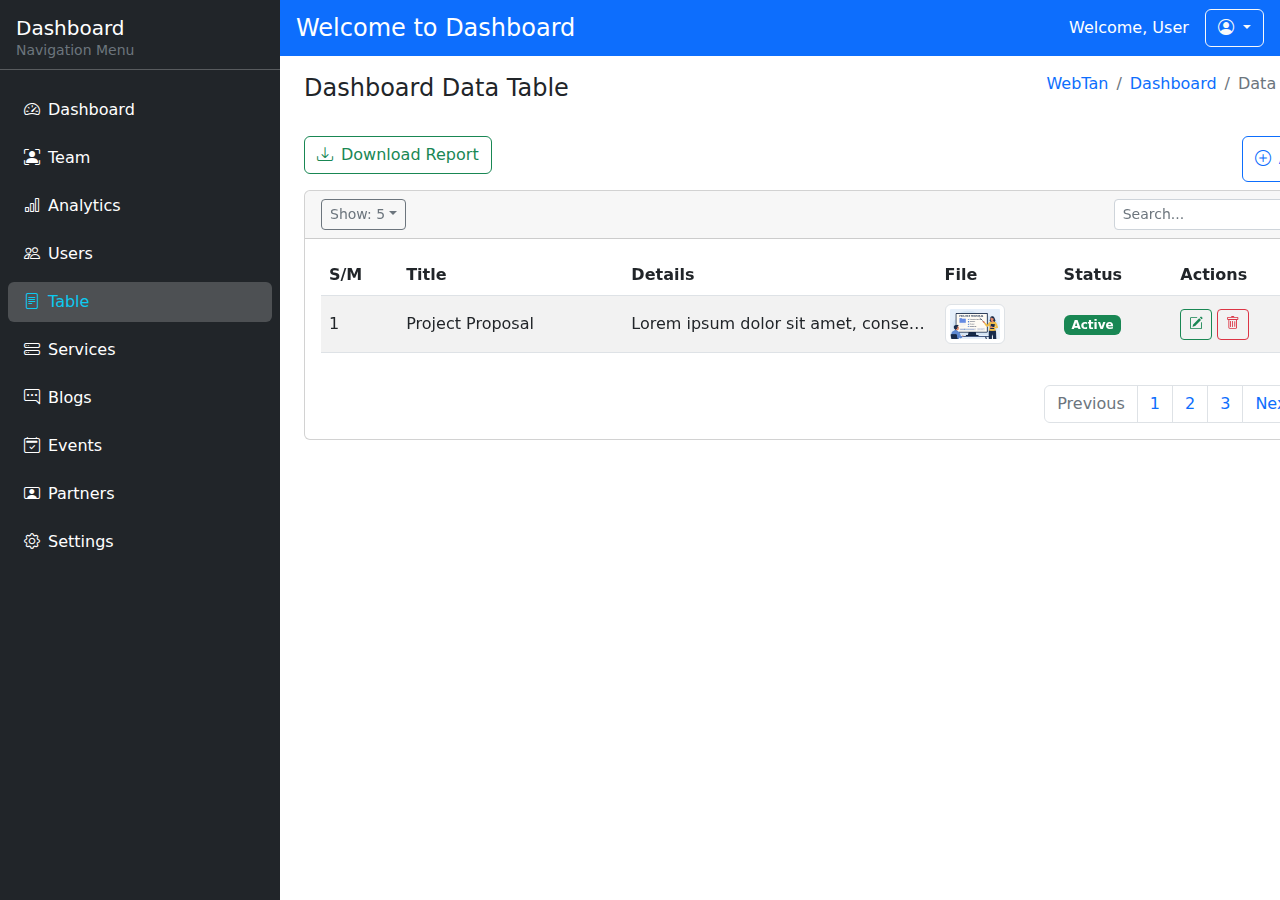
<file: admin/table.html>
<!doctype html>
<html lang="en">

<head>
    <meta charset="utf-8">
    <meta name="viewport" content="width=device-width, initial-scale=1">
    <title>Dashboard-Data Table</title>
    <!-- Bootstrap Icons -->
    <link rel="stylesheet" href="https://cdn.jsdelivr.net/npm/bootstrap-icons@1.10.0/font/bootstrap-icons.css">
    <!-- CSS files -->
    <link href="css/bootstrap.min.css" rel="stylesheet">
    <link rel="stylesheet" href="css/style.css">
</head>

<body class="overflow-x-hidden">

    <!-- Header -->
    <header class="dashboard-header bg-primary text-white py-2 px-3 d-flex align-items-center fixed-top">
        <button class="btn btn-outline-light d-md-none me-2" type="button" data-bs-toggle="offcanvas"
            data-bs-target="#sidebar">
            ☰
        </button>
        <h4 class="mb-0 flex-grow-1 text-center text-md-start">Welcome to Dashboard</h4>
        <div class="d-flex align-items-center">
            <span class="me-3 d-none d-sm-block">Welcome, User</span>
            <div class="dropdown">
                <button class="btn btn-outline-light dropdown-toggle" type="button" data-bs-toggle="dropdown">
                    <i class="bi bi-person-circle"></i>
                </button>
                <ul class="dropdown-menu dropdown-menu-end">
                    <li><a class="dropdown-item" href="#">Profile</a></li>
                    <li><a class="dropdown-item" href="#">Settings</a></li>
                    <li>
                        <hr class="dropdown-divider">
                    </li>
                    <li><a class="dropdown-item" href="#">Logout</a></li>
                </ul>
            </div>
        </div>
    </header>

    <div class="container-fluid p-0">
        <div class="row g-0">

            <!-- Single Sidebar (offcanvas for mobile + static for desktop) -->
            <div class="col-md-3 col-lg-2">
                <div class="offcanvas-md offcanvas-start bg-dark text-white" tabindex="-1" id="sidebar"
                    aria-labelledby="sidebarLabel">
                    <div class="offcanvas-header d-flex d-md-none bg-dark">
                        <h5 class="offcanvas-title" id="sidebarLabel">Dashboard Menu</h5>
                        <button type="button" class="btn-close btn-close-white" data-bs-dismiss="offcanvas"
                            data-bs-target="#sidebar"></button>
                    </div>
                    <div class="offcanvas-body p-0 d-flex flex-column">
                        <div class="p-3 pb-0 d-none d-md-block">
                            <h5 class="mb-0">Dashboard</h5>
                            <p class="text-muted small mb-0">Navigation Menu</p>
                        </div>
                        <hr class="my-2 d-none d-md-block">
                        <ul class="nav flex-column flex-grow-1 pt-2">
                            <li class="nav-item">
                                <a href="index.html" class="nav-link text-white sidebar-link">
                                    <i class="bi bi-speedometer2 me-2"></i>Dashboard
                                </a>
                            </li>
                            <li class="nav-item">
                                <a href="team.html" class="nav-link text-white sidebar-link">
                                    <i class="bi bi-person-bounding-box me-2"></i>Team
                                </a>
                            </li>
                            <li class="nav-item">
                                <a href="analytics.html" class="nav-link text-white sidebar-link">
                                    <i class="bi bi-bar-chart me-2"></i>Analytics
                                </a>
                            </li>
                            <li class="nav-item">
                                <a href="users.html" class="nav-link text-white sidebar-link">
                                    <i class="bi bi-people me-2"></i>Users
                                </a>
                            </li>
                            <li class="nav-item">
                                <a href="table.html" class="nav-link text-info sidebar-link active">
                                    <i class="bi bi-file-text me-2"></i>Table
                                </a>
                            </li>
                            <li class="nav-item">
                                <a href="services.html" class="nav-link text-white sidebar-link">
                                    <i class="bi bi-hdd-stack me-2"></i>Services
                                </a>
                            </li>
                            <li class="nav-item">
                                <a href="blogs.html" class="nav-link text-white sidebar-link">
                                    <i class="bi bi-chat-right-dots me-2"></i>Blogs
                                </a>
                            </li>
                            <li class="nav-item">
                                <a href="events.html" class="nav-link text-white sidebar-link">
                                    <i class="bi bi-calendar2-check me-2"></i>Events
                                </a>
                            </li>
                            <li class="nav-item">
                                <a href="partners.html" class="nav-link text-white sidebar-link">
                                    <i class="bi bi-person-video me-2"></i>Partners
                                </a>
                            </li>
                            <li class="nav-item">
                                <a href="settings.html" class="nav-link text-white sidebar-link">
                                    <i class="bi bi-gear me-2"></i>Settings
                                </a>
                            </li>
                        </ul>
                    </div>
                </div>
            </div>

            <!-- Main Content -->
            <main class="col-md-9 col-lg-10 main-content p-4 mt-5 pt-4">
                <div class="d-flex justify-content-between align-items-center mb-4">
                    <h4>Dashboard Data Table</h4>
                    <nav aria-label="breadcrumb">
                        <ol class="breadcrumb">
                            <li class="breadcrumb-item"><a href="#" class="text-decoration-none">WebTan</a></li>
                            <li class="breadcrumb-item"><a href="#" class="text-decoration-none">Dashboard</a></li>
                            <li class="breadcrumb-item active" aria-current="page">Data Table</li>
                        </ol>
                    </nav>
                </div>

                <div class="d-flex justify-content-between mb-2">
                    <!-- Download Report Button on the start -->
                    <button class="btn btn-outline-success mb-2" id="downloadPdfBtn">
                        <i class="bi bi-download me-2"></i>Download Report
                    </button>

                    <!-- Add Item Button on the end -->
                    <button class="btn btn-outline-primary" data-bs-target="#exampleModalToggle" data-bs-toggle="modal">
                        <i class="bi bi-plus-circle me-2"></i>Add
                    </button>
                </div>

                <div class="card">
                    <div class="card-header d-flex justify-content-between align-items-center flex-wrap">
                        <!-- Dropdown (Show items) -->
                        <div class="dropdown">
                            <button class="btn btn-sm btn-outline-secondary dropdown-toggle" type="button"
                                id="showDropdown" data-bs-toggle="dropdown" aria-expanded="false">
                                Show: 0
                            </button>
                            <ul class="dropdown-menu" aria-labelledby="showDropdown">
                                <li><a class="dropdown-item" href="#">5</a></li>
                                <li><a class="dropdown-item" href="#">10</a></li>
                                <li><a class="dropdown-item" href="#">25</a></li>
                                <li><a class="dropdown-item" href="#">50</a></li>
                                <li><a class="dropdown-item" href="#">100</a></li>
                            </ul>
                        </div>

                        <div class="mt-2 mt-sm-0">
                            <!-- Real-time Search Bar -->
                            <div class="search-bar mt-2 mt-sm-0">
                                <input type="text" id="tableSearch" class="form-control form-control-sm"
                                    placeholder="Search...">
                            </div>
                        </div>
                    </div>

                    <div class="card-body">
                        <div class="table-responsive">
                            <table class="table table-striped align-middle" id="dataTable">
                                <thead>
                                    <tr>
                                        <th>S/M</th>
                                        <th>Title</th>
                                        <th>Details</th>
                                        <th>File</th>
                                        <th>Status</th>
                                        <th>Actions</th>
                                    </tr>
                                </thead>
                                <tbody>
                                    <tr>
                                        <td>1</td>
                                        <td>Project Proposal</td>
                                        <td class="text-truncate" style="max-width: 200px;">Lorem ipsum dolor sit amet,
                                            consectetur adipisicing elit. Magnam, nemo? Sapiente at sed eaque esse
                                            eveniet sit quo dolorum necessitatibus accusamus sunt harum quas inventore
                                            numquam, cumque, sint quibusdam laudantium.</td>
                                        <td><img src="images/project_proposal.jpg"
                                                class="img-thumbnail rounded-2 object-fit-cover" alt="Project Proposal"
                                                style="width: 60px; height: 40px;"></td>
                                        <td><span class="badge bg-success">Active</span></td>
                                        <td>
                                            <button class="btn btn-sm btn-outline-success"
                                                data-bs-target="#editModalToggle" data-bs-toggle="modal"><i
                                                    class="bi bi-pencil-square"></i></button>
                                            <a href="#" class="btn btn-sm btn-outline-danger"
                                                data-bs-target="#deleteModelToggle" data-bs-toggle="modal"><i
                                                    class="bi bi-trash"></i></a>
                                        </td>
                                    </tr>
                                    <tr>
                                        <!-- edit model -->
                                        <div class="modal fade" id="editModalToggle"
                                            aria-labelledby="editModalToggleLabel" tabindex="-1" aria-hidden="true">
                                            <div class="modal-dialog modal-dialog-centered">
                                                <div class="modal-content">

                                                    <div class="modal-header">
                                                        <h5 class="modal-title" id="exampleModalToggleLabel">Edit
                                                            Item</h5>
                                                        <button type="button" class="btn-close" data-bs-dismiss="modal"
                                                            aria-label="Close"></button>
                                                    </div>

                                                    <form id="addItemForm" enctype="multipart/form-data">
                                                        <div class="modal-body">
                                                            <div class="mb-3">
                                                                <label for="itemTitle" class="form-label">Title
                                                                    :</label>
                                                                <input type="text" class="form-control" id="itemTitle"
                                                                    name="title" value="Project Proposal" required>
                                                            </div>

                                                            <div class="mb-3">
                                                                <label for="itemDetails" class="form-label">Details
                                                                    :</label>
                                                                <textarea class="form-control" id="itemDetails"
                                                                    name="details" rows="3"
                                                                    required>Lorem ipsum dolor sit amet, consectetur adipisicing elit. Magnam, nemo? Sapiente at sed eaque esse eveniet sit quo dolorum necessitatibus accusamus sunt harum quas inventore numquam, cumque, sint quibusdam laudantium.</textarea>
                                                            </div>

                                                            <div class="mb-3">
                                                                <label class="form-label">Item image :</label>
                                                                <div class="border-secondary rounded-3 p-5 text-center cursor-pointer position-relative d-flex flex-column justify-content-center align-items-center"
                                                                    style="border: 2px dashed; height: 200px;">
                                                                    <img id="img" src="images/project_proposal.jpg"
                                                                        alt="Preview Footer Logo"
                                                                        class="object-fit-cover mb-2"
                                                                        style="height:100px; display:block; margin:auto;">
                                                                    <span class="text-muted">Drag and drop or click to
                                                                        select</span>
                                                                    <input type="file"
                                                                        class="form-control position-absolute top-0 start-0 w-100 h-100 cursor-pointer opacity-0"
                                                                        name="logo"
                                                                        onchange="img.src = window.URL.createObjectURL(this.files[0])">
                                                                </div>
                                                            </div>
                                                        </div>

                                                        <div class="modal-footer">
                                                            <button type="submit"
                                                                class="btn btn-primary">Submit</button>
                                                        </div>
                                                    </form>

                                                </div>
                                            </div>
                                        </div>
                                        <!-- delete model -->
                                        <div class="modal fade" id="deleteModelToggle"
                                            aria-labelledby="deleteModelToggle" tabindex="-1" aria-hidden="true">
                                            <div class="modal-dialog modal-dialog-centered">
                                                <div class="modal-content">
                                                    <div class="modal-header">
                                                        <h5 class="modal-title">Modal title</h5>
                                                    </div>
                                                    <div class="modal-body">
                                                        <p>Are you sure you want to delete this : <span
                                                                class="text-danger fw-bold">Project Proposal?</span></p>
                                                    </div>
                                                    <div class="modal-footer">
                                                        <button type="button" class="btn btn-danger">Yes</button>
                                                        <button type="button" class="btn btn-secondary"
                                                            data-bs-dismiss="modal">No</button>
                                                    </div>
                                                </div>
                                            </div>
                                        </div>
                                    </tr>
                                </tbody>
                            </table>
                        </div>

                        <!-- Pagination -->
                        <nav aria-label="Page navigation example">
                            <ul class="pagination justify-content-end mt-3 mb-0">
                                <li class="page-item disabled">
                                    <a class="page-link" href="#">Previous</a>
                                </li>
                                <li class="page-item"><a class="page-link" href="#">1</a></li>
                                <li class="page-item"><a class="page-link" href="#">2</a></li>
                                <li class="page-item"><a class="page-link" href="#">3</a></li>
                                <li class="page-item">
                                    <a class="page-link" href="#">Next</a>
                                </li>
                            </ul>
                        </nav>
                    </div>
                </div>
                <!-- add model -->
                <div class="modal fade" id="exampleModalToggle" aria-labelledby="exampleModalToggleLabel" tabindex="-1"
                    aria-hidden="true">
                    <div class="modal-dialog modal-dialog-centered">
                        <div class="modal-content">

                            <div class="modal-header">
                                <h5 class="modal-title" id="exampleModalToggleLabel">Add New Item</h5>
                                <button type="button" class="btn-close" data-bs-dismiss="modal"
                                    aria-label="Close"></button>
                            </div>

                            <form id="addItemForm" enctype="multipart/form-data">
                                <div class="modal-body">
                                    <div class="mb-3">
                                        <label for="itemTitle" class="form-label">Title</label>
                                        <input type="text" class="form-control" id="itemTitle" name="title"
                                            placeholder="Enter title" required>
                                    </div>

                                    <div class="mb-3">
                                        <label for="itemDetails" class="form-label">Details</label>
                                        <textarea class="form-control" id="itemDetails" name="details" rows="3"
                                            placeholder="Enter details" required></textarea>
                                    </div>

                                    <div class="mb-3">
                                        <label class="form-label">Website Footer Logo :</label>
                                        <div class="border-secondary rounded-3 p-5 text-center cursor-pointer position-relative d-flex flex-column justify-content-center align-items-center"
                                            style="border: 2px dashed; height: 200px;">
                                            <img id="img1" src="images/defult-uplode.png" alt="Preview Footer Logo"
                                                class="object-fit-cover mb-2"
                                                style="height:100px; display:block; margin:auto;">
                                            <span class="text-muted">Drag and drop or click to select</span>
                                            <input type="file"
                                                class="form-control position-absolute top-0 start-0 w-100 h-100 cursor-pointer opacity-0"
                                                name="logo"
                                                onchange="img1.src = window.URL.createObjectURL(this.files[0])">
                                        </div>
                                    </div>
                                </div>

                                <div class="modal-footer">
                                    <button type="submit" class="btn btn-primary">Add Item</button>
                                </div>
                            </form>

                        </div>
                    </div>
                </div>
            </main>

        </div>
    </div>

    <!-- javascript files -->
    <script src="js/bootstrap.bundle.min.js"></script>
    <script src="js/script.js"></script>
    <script src="js/report.js"></script>
    <script src="js/jspdf.umd.min.js"></script>
    <script src="js/jspdf.plugin.autotable.min.js"></script>
</body>

</html>
</file>
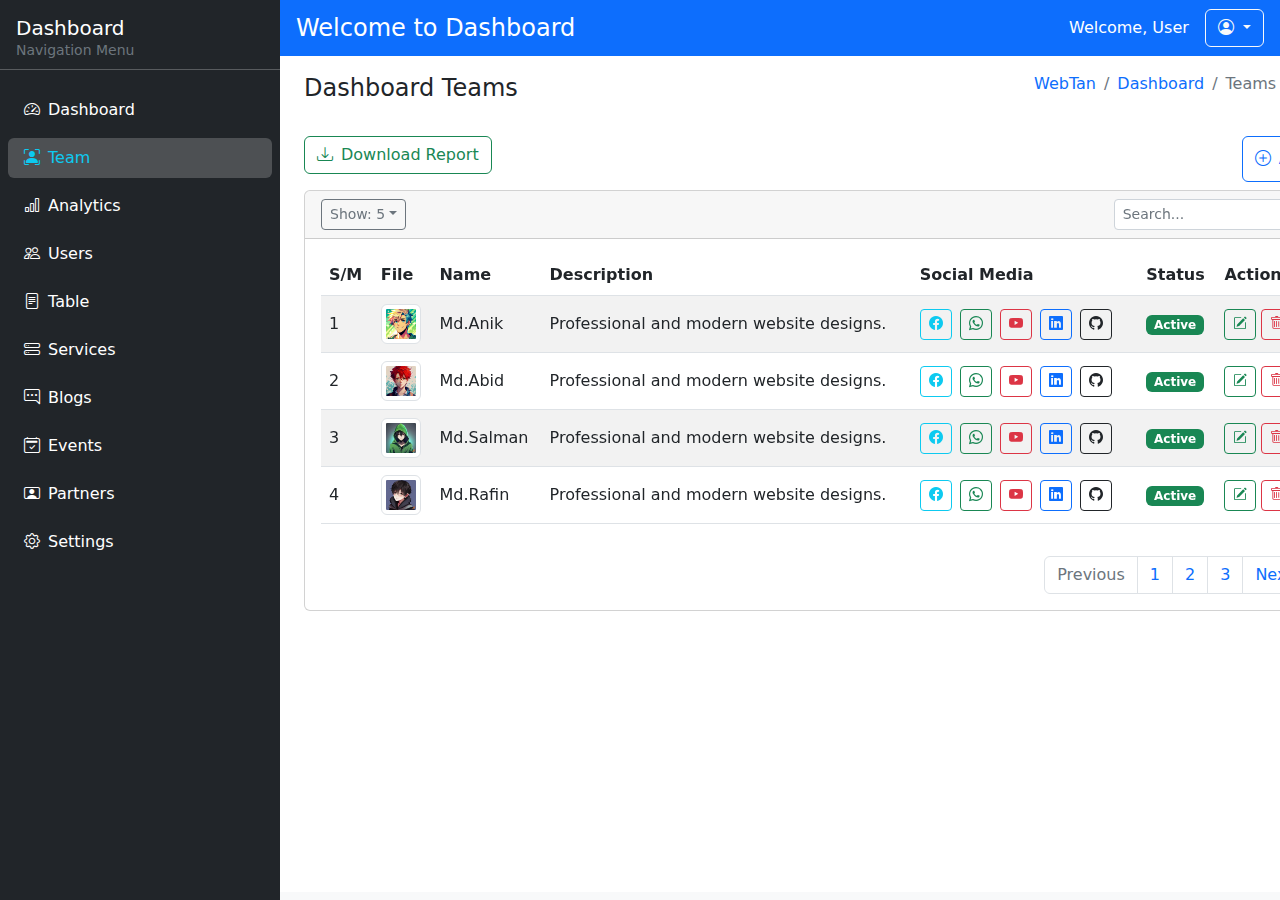
<file: admin/team.html>
<!doctype html>
<html lang="en">

<head>
    <meta charset="utf-8">
    <meta name="viewport" content="width=device-width, initial-scale=1">
    <title>Dashboard Teams</title>
    <!-- Bootstrap Icons -->
    <link rel="stylesheet" href="https://cdn.jsdelivr.net/npm/bootstrap-icons@1.10.0/font/bootstrap-icons.css">
    <!-- CSS files -->
    <link href="css/bootstrap.min.css" rel="stylesheet">
    <link rel="stylesheet" href="css/style.css">
</head>

<body class="overflow-x-hidden bg-light">

    <!-- Header -->
    <header class="dashboard-header bg-primary text-white py-2 px-3 d-flex align-items-center fixed-top">
        <button class="btn btn-outline-light d-md-none me-2" type="button" data-bs-toggle="offcanvas"
            data-bs-target="#sidebar">
            ☰
        </button>
        <h4 class="mb-0 flex-grow-1 text-center text-md-start">Welcome to Dashboard</h4>
        <div class="d-flex align-items-center">
            <span class="me-3 d-none d-sm-block">Welcome, User</span>
            <div class="dropdown">
                <button class="btn btn-outline-light dropdown-toggle" type="button" data-bs-toggle="dropdown">
                    <i class="bi bi-person-circle"></i>
                </button>
                <ul class="dropdown-menu dropdown-menu-end">
                    <li><a class="dropdown-item" href="#">Profile</a></li>
                    <li><a class="dropdown-item" href="#">Settings</a></li>
                    <li>
                        <hr class="dropdown-divider">
                    </li>
                    <li><a class="dropdown-item" href="#">Logout</a></li>
                </ul>
            </div>
        </div>
    </header>

    <div class="container-fluid p-0">
        <div class="row g-0">

            <!-- Single Sidebar (offcanvas for mobile + static for desktop) -->
            <div class="col-md-3 col-lg-2">
                <div class="offcanvas-md offcanvas-start bg-dark text-white" tabindex="-1" id="sidebar"
                    aria-labelledby="sidebarLabel">
                    <div class="offcanvas-header d-flex d-md-none bg-dark">
                        <h5 class="offcanvas-title" id="sidebarLabel">Dashboard Menu</h5>
                        <button type="button" class="btn-close btn-close-white" data-bs-dismiss="offcanvas"
                            data-bs-target="#sidebar"></button>
                    </div>
                    <div class="offcanvas-body p-0 d-flex flex-column">
                        <div class="p-3 pb-0 d-none d-md-block">
                            <h5 class="mb-0">Dashboard</h5>
                            <p class="text-muted small mb-0">Navigation Menu</p>
                        </div>
                        <hr class="my-2 d-none d-md-block">
                        <ul class="nav flex-column flex-grow-1 pt-2">
                            <li class="nav-item">
                                <a href="index.html" class="nav-link text-white sidebar-link">
                                    <i class="bi bi-speedometer2 me-2"></i>Dashboard
                                </a>
                            </li>
                            <li class="nav-item">
                                <a href="team.html" class="nav-link text-info sidebar-link active">
                                    <i class="bi bi-person-bounding-box me-2"></i>Team
                                </a>
                            </li>
                            <li class="nav-item">
                                <a href="analytics.html" class="nav-link text-white sidebar-link">
                                    <i class="bi bi-bar-chart me-2"></i>Analytics
                                </a>
                            </li>
                            <li class="nav-item">
                                <a href="users.html" class="nav-link text-white sidebar-link">
                                    <i class="bi bi-people me-2"></i>Users
                                </a>
                            </li>
                            <li class="nav-item">
                                <a href="table.html" class="nav-link text-white sidebar-link">
                                    <i class="bi bi-file-text me-2"></i>Table
                                </a>
                            </li>
                            <li class="nav-item">
                                <a href="services.html" class="nav-link text-white sidebar-link">
                                    <i class="bi bi-hdd-stack me-2"></i>Services
                                </a>
                            </li>
                            <li class="nav-item">
                                <a href="blogs.html" class="nav-link text-white sidebar-link">
                                    <i class="bi bi-chat-right-dots me-2"></i>Blogs
                                </a>
                            </li>
                            <li class="nav-item">
                                <a href="events.html" class="nav-link text-white sidebar-link">
                                    <i class="bi bi-calendar2-check me-2"></i>Events
                                </a>
                            </li>
                            <li class="nav-item">
                                <a href="partners.html" class="nav-link text-white sidebar-link">
                                    <i class="bi bi-person-video me-2"></i>Partners
                                </a>
                            </li>
                            <li class="nav-item">
                                <a href="settings.html" class="nav-link text-white sidebar-link">
                                    <i class="bi bi-gear me-2"></i>Settings
                                </a>
                            </li>
                        </ul>
                    </div>
                </div>
            </div>

            <!-- Main Content -->
            <main class="col-md-9 col-lg-10 main-content bg-white p-4 mt-5 pt-4">
                <div class="d-flex justify-content-between align-items-center mb-4">
                    <h4>Dashboard Teams</h4>
                    <nav aria-label="breadcrumb">
                        <ol class="breadcrumb">
                            <li class="breadcrumb-item"><a href="#" class="text-decoration-none">WebTan</a></li>
                            <li class="breadcrumb-item"><a href="index.html" class="text-decoration-none">Dashboard</a>
                            </li>
                            <li class="breadcrumb-item active" aria-current="page">Teams Table</li>
                        </ol>
                    </nav>
                </div>
                <div class="d-flex justify-content-between mb-2">
                    <!-- Download Report Button on the start -->
                    <button class="btn btn-outline-success mb-2" id="downloadPdfBtn">
                        <i class="bi bi-download me-2"></i>Download Report
                    </button>

                    <!-- Add Item Button on the end -->
                    <button class="btn btn-outline-primary" data-bs-target="#exampleModalToggle" data-bs-toggle="modal">
                        <i class="bi bi-plus-circle me-2"></i>Add
                    </button>
                </div>

                <div class="card">
                    <div class="card-header d-flex justify-content-between align-items-center flex-wrap">
                        <!-- Dropdown (Show items) -->
                        <div class="dropdown">
                            <button class="btn btn-sm btn-outline-secondary dropdown-toggle" type="button"
                                id="showDropdown" data-bs-toggle="dropdown" aria-expanded="false">
                                Show: 0
                            </button>
                            <ul class="dropdown-menu" aria-labelledby="showDropdown">
                                <li><a class="dropdown-item" href="#">5</a></li>
                                <li><a class="dropdown-item" href="#">10</a></li>
                                <li><a class="dropdown-item" href="#">25</a></li>
                                <li><a class="dropdown-item" href="#">50</a></li>
                                <li><a class="dropdown-item" href="#">100</a></li>
                            </ul>
                        </div>

                        <div class="mt-2 mt-sm-0">
                            <!-- Real-time Search Bar -->
                            <div class="search-bar mt-2 mt-sm-0">
                                <input type="text" id="tableSearch" class="form-control form-control-sm"
                                    placeholder="Search...">
                            </div>
                        </div>
                    </div>

                    <div class="card-body">
                        <div class="table-responsive">
                            <table class="table table-striped align-middle" id="dataTable">
                                <thead>
                                    <tr>
                                        <th>S/M</th>
                                        <th>File</th>
                                        <th>Name</th>
                                        <th>Description</th>
                                        <th>Social Media</th>
                                        <th>Status</th>
                                        <th>Actions</th>
                                    </tr>
                                </thead>
                                <tbody>
                                    <tr>
                                        <td>1</td>
                                        <td><img src="images/images (1).jfif"
                                                class="img-thumbnail rounded-2 object-fit-cover" alt="Project Proposal"
                                                style="width: 40px; height: 40px;"></td>
                                        <td>Md.Anik</td>
                                        <td>Professional and modern website designs.</td>
                                        <td>
                                            <ul class="list-unstyled d-flex mb-0 p-0">
                                                <li><a href="#" class="btn btn-outline-info btn-sm me-2"><i
                                                            class="bi bi-facebook"></i></a></li>
                                                <li><a href="#" class="btn btn-outline-success btn-sm me-2"><i
                                                            class="bi bi-whatsapp"></i></a></li>
                                                <li><a href="#" class="btn btn-outline-danger btn-sm me-2"><i
                                                            class="bi bi-youtube"></i></a></li>
                                                <li><a href="#" class="btn btn-outline-primary btn-sm me-2"><i
                                                            class="bi bi-linkedin"></i></a></li>
                                                <li><a href="#" class="btn btn-outline-dark btn-sm me-2"><i
                                                            class="bi bi-github"></i></a></li>
                                            </ul>
                                        </td>
                                        <td><span class="badge bg-success">Active</span></td>
                                        <td>
                                            <button class="btn btn-sm btn-outline-success"
                                                data-bs-target="#editModalToggle" data-bs-toggle="modal"><i
                                                    class="bi bi-pencil-square"></i></button>
                                            <a href="#" class="btn btn-sm btn-outline-danger"
                                                data-bs-target="#deleteModelToggle" data-bs-toggle="modal"><i
                                                    class="bi bi-trash"></i></a>
                                        </td>
                                    </tr>
                                    <tr>
                                        <td>2</td>
                                        <td><img src="images/images (2).jfif"
                                                class="img-thumbnail rounded-2 object-fit-cover" alt="Project Proposal"
                                                style="width: 40px; height: 40px;"></td>
                                        <td>Md.Abid</td>
                                        <td>Professional and modern website designs.</td>
                                        <td>
                                            <ul class="list-unstyled d-flex mb-0 p-0">
                                                <li><a href="#" class="btn btn-outline-info btn-sm me-2"><i
                                                            class="bi bi-facebook"></i></a></li>
                                                <li><a href="#" class="btn btn-outline-success btn-sm me-2"><i
                                                            class="bi bi-whatsapp"></i></a></li>
                                                <li><a href="#" class="btn btn-outline-danger btn-sm me-2"><i
                                                            class="bi bi-youtube"></i></a></li>
                                                <li><a href="#" class="btn btn-outline-primary btn-sm me-2"><i
                                                            class="bi bi-linkedin"></i></a></li>
                                                <li><a href="#" class="btn btn-outline-dark btn-sm me-2"><i
                                                            class="bi bi-github"></i></a></li>
                                            </ul>
                                        </td>
                                        <td><span class="badge bg-success">Active</span></td>
                                        <td>
                                            <button class="btn btn-sm btn-outline-success"
                                                data-bs-target="#editModalToggle" data-bs-toggle="modal"><i
                                                    class="bi bi-pencil-square"></i></button>
                                            <a href="#" class="btn btn-sm btn-outline-danger"
                                                data-bs-target="#deleteModelToggle" data-bs-toggle="modal"><i
                                                    class="bi bi-trash"></i></a>
                                        </td>
                                    </tr>
                                    <tr>
                                        <td>3</td>
                                        <td><img src="images/images (6).jfif"
                                                class="img-thumbnail rounded-2 object-fit-cover" alt="Project Proposal"
                                                style="width: 40px; height: 40px;"></td>
                                        <td>Md.Salman</td>
                                        <td>Professional and modern website designs.</td>
                                        <td>
                                            <ul class="list-unstyled d-flex mb-0 p-0">
                                                <li><a href="#" class="btn btn-outline-info btn-sm me-2"><i
                                                            class="bi bi-facebook"></i></a></li>
                                                <li><a href="#" class="btn btn-outline-success btn-sm me-2"><i
                                                            class="bi bi-whatsapp"></i></a></li>
                                                <li><a href="#" class="btn btn-outline-danger btn-sm me-2"><i
                                                            class="bi bi-youtube"></i></a></li>
                                                <li><a href="#" class="btn btn-outline-primary btn-sm me-2"><i
                                                            class="bi bi-linkedin"></i></a></li>
                                                <li><a href="#" class="btn btn-outline-dark btn-sm me-2"><i
                                                            class="bi bi-github"></i></a></li>
                                            </ul>
                                        </td>
                                        <td><span class="badge bg-success">Active</span></td>
                                        <td>
                                            <button class="btn btn-sm btn-outline-success"
                                                data-bs-target="#editModalToggle" data-bs-toggle="modal"><i
                                                    class="bi bi-pencil-square"></i></button>
                                            <a href="#" class="btn btn-sm btn-outline-danger"
                                                data-bs-target="#deleteModelToggle" data-bs-toggle="modal"><i
                                                    class="bi bi-trash"></i></a>
                                        </td>
                                    </tr>
                                    <tr>
                                        <td>4</td>
                                        <td><img src="images/images.jfif"
                                                class="img-thumbnail rounded-2 object-fit-cover" alt="Project Proposal"
                                                style="width: 40px; height: 40px;"></td>
                                        <td>Md.Rafin</td>
                                        <td>Professional and modern website designs.</td>
                                        <td>
                                            <ul class="list-unstyled d-flex mb-0 p-0">
                                                <li><a href="#" class="btn btn-outline-info btn-sm me-2"><i
                                                            class="bi bi-facebook"></i></a></li>
                                                <li><a href="#" class="btn btn-outline-success btn-sm me-2"><i
                                                            class="bi bi-whatsapp"></i></a></li>
                                                <li><a href="#" class="btn btn-outline-danger btn-sm me-2"><i
                                                            class="bi bi-youtube"></i></a></li>
                                                <li><a href="#" class="btn btn-outline-primary btn-sm me-2"><i
                                                            class="bi bi-linkedin"></i></a></li>
                                                <li><a href="#" class="btn btn-outline-dark btn-sm me-2"><i
                                                            class="bi bi-github"></i></a></li>
                                            </ul>
                                        </td>
                                        <td><span class="badge bg-success">Active</span></td>
                                        <td>
                                            <button class="btn btn-sm btn-outline-success"
                                                data-bs-target="#editModalToggle" data-bs-toggle="modal"><i
                                                    class="bi bi-pencil-square"></i></button>
                                            <a href="#" class="btn btn-sm btn-outline-danger"
                                                data-bs-target="#deleteModelToggle" data-bs-toggle="modal"><i
                                                    class="bi bi-trash"></i></a>
                                        </td>
                                    </tr>
                                    <tr>
                                        <!-- delete model -->
                                        <div class="modal fade" id="deleteModelToggle"
                                            aria-labelledby="deleteModelToggle" tabindex="-1" aria-hidden="true">
                                            <div class="modal-dialog modal-dialog-centered">
                                                <div class="modal-content">
                                                    <div class="modal-header">
                                                        <h5 class="modal-title">Modal title</h5>
                                                    </div>
                                                    <div class="modal-body">
                                                        <p>Are you sure you want to delete this : <span
                                                                class="text-danger fw-bold">Team member?</span></p>
                                                    </div>
                                                    <div class="modal-footer">
                                                        <button type="button" class="btn btn-danger">Yes</button>
                                                        <button type="button" class="btn btn-secondary"
                                                            data-bs-dismiss="modal">No</button>
                                                    </div>
                                                </div>
                                            </div>
                                        </div>
                                    </tr>
                                </tbody>
                            </table>
                        </div>

                        <!-- Pagination -->
                        <nav aria-label="Page navigation example">
                            <ul class="pagination justify-content-end mt-3 mb-0">
                                <li class="page-item disabled">
                                    <a class="page-link" href="#">Previous</a>
                                </li>
                                <li class="page-item"><a class="page-link" href="#">1</a></li>
                                <li class="page-item"><a class="page-link" href="#">2</a></li>
                                <li class="page-item"><a class="page-link" href="#">3</a></li>
                                <li class="page-item">
                                    <a class="page-link" href="#">Next</a>
                                </li>
                            </ul>
                        </nav>
                    </div>
                </div>
                <!-- add model -->
                <div class="modal fade" id="exampleModalToggle" aria-labelledby="exampleModalToggleLabel" tabindex="-1"
                    aria-hidden="true">
                    <div class="modal-dialog modal-dialog-centered">
                        <div class="modal-content">

                            <div class="modal-header">
                                <h5 class="modal-title" id="exampleModalToggleLabel">Add New Team Member</h5>
                                <button type="button" class="btn-close" data-bs-dismiss="modal"
                                    aria-label="Close"></button>
                            </div>

                            <form id="addItemForm" enctype="multipart/form-data">
                                <div class="modal-body">
                                    <div class="mb-3">
                                        <label for="itemTitle" class="form-label">Name</label>
                                        <input type="text" class="form-control" id="itemTitle" name="name"
                                            placeholder="Enter name" required>
                                    </div>

                                    <div class="mb-3">
                                        <label for="itemDetails" class="form-label">Description</label>
                                        <textarea class="form-control" id="itemDetails" name="details" rows="3"
                                            placeholder="Enter description" required></textarea>
                                    </div>

                                    <div class="mb-3">
                                        <label class="form-label">Picture :</label>
                                        <div class="border-secondary rounded-3 p-5 text-center cursor-pointer position-relative d-flex flex-column justify-content-center align-items-center"
                                            style="border: 2px dashed; height: 200px;">
                                            <img id="img1" src="images/defult-uplode.png" alt="Preview Footer Logo"
                                                class="object-fit-cover mb-2"
                                                style="height:100px; display:block; margin:auto;">
                                            <span class="text-muted">Drag and drop or click to select</span>
                                            <input type="file"
                                                class="form-control position-absolute top-0 start-0 w-100 h-100 cursor-pointer opacity-0"
                                                name="logo"
                                                onchange="img1.src = window.URL.createObjectURL(this.files[0])">
                                        </div>
                                    </div>
                                    	<!-- Social Media Links -->
                                    <div class="mb-3">
                                        <label for="socialMediaLinks" class="form-label">Social Media Links</label>
                                        <input type="text" class="form-control mb-2" id="facebookLink" name="facebook"
                                            placeholder="Facebook Link">
                                        <input type="text" class="form-control mb-2" id="whatsappLink" name="whatsapp"
                                            placeholder="WhatsApp Link">
                                        <input type="text" class="form-control mb-2" id="youtubeLink" name="youtube"
                                            placeholder="YouTube Link">
                                        <input type="text" class="form-control mb-2" id="linkedinLink" name="linkedin"
                                            placeholder="LinkedIn Link">
                                        <input type="text" class="form-control mb-2" id="github Link" name="github"
                                            placeholder="GitHub Link">
                                    </div>
                                </div>

                                <div class="modal-footer">
                                    <button type="submit" class="btn btn-primary">Add Item</button>
                                </div>
                            </form>

                        </div>
                    </div>
                </div>
            </main>

        </div>
    </div>

    <!-- javascript files -->
    <script src="js/bootstrap.bundle.min.js"></script>
    <script src="js/script.js"></script>
    <script src="js/report.js"></script>
    <script src="js/jspdf.umd.min.js"></script>
    <script src="js/jspdf.plugin.autotable.min.js"></script>

</body>

</html>
</file>
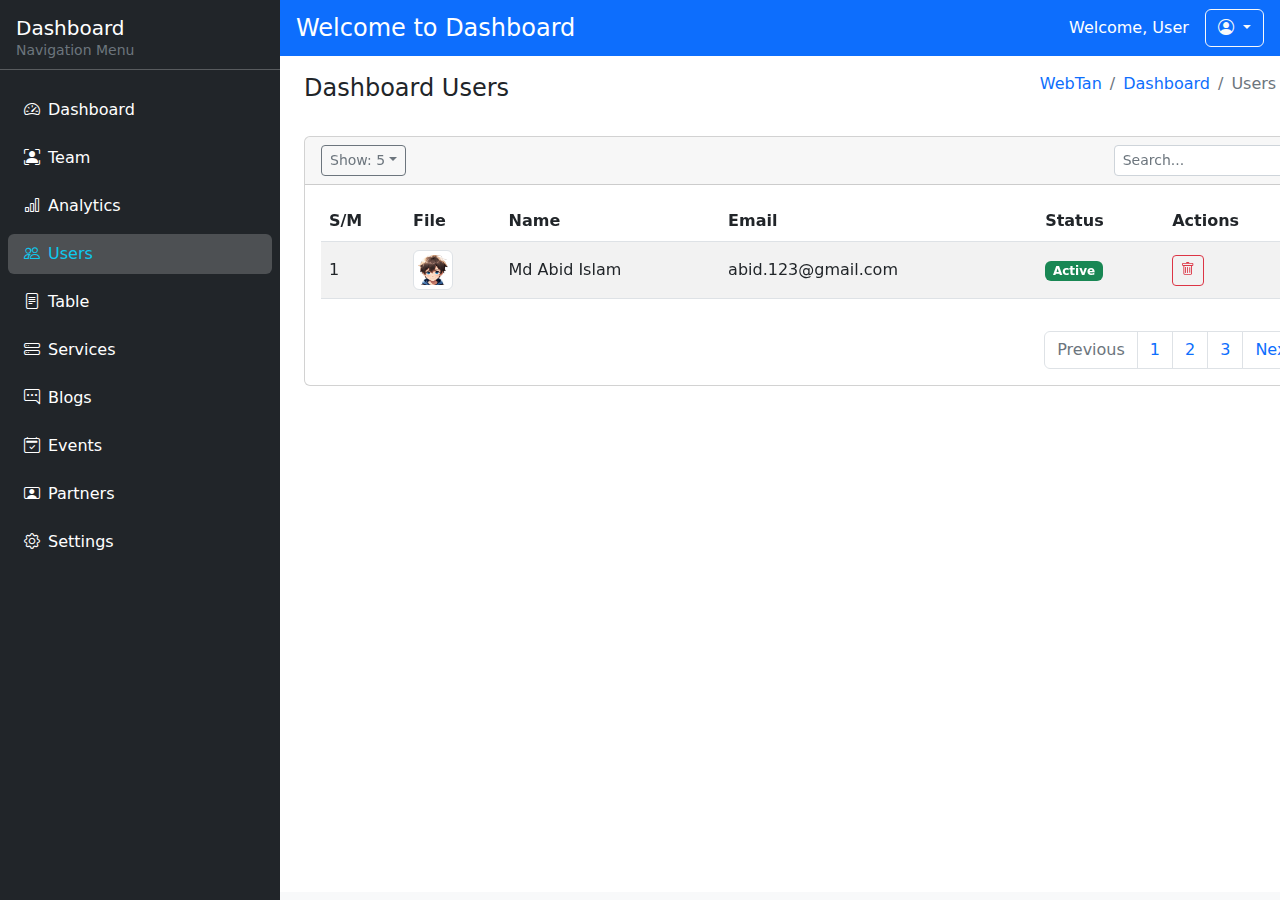
<file: admin/users.html>
<!doctype html>
<html lang="en">

<head>
    <meta charset="utf-8">
    <meta name="viewport" content="width=device-width, initial-scale=1">
    <title>Dashboard Users</title>
    <!-- Bootstrap Icons -->
    <link rel="stylesheet" href="https://cdn.jsdelivr.net/npm/bootstrap-icons@1.10.0/font/bootstrap-icons.css">
    <!-- CSS files -->
    <link href="css/bootstrap.min.css" rel="stylesheet">
    <link rel="stylesheet" href="css/style.css">
</head>

<body class="overflow-x-hidden bg-light">

    <!-- Header -->
    <header class="dashboard-header bg-primary text-white py-2 px-3 d-flex align-items-center fixed-top">
        <button class="btn btn-outline-light d-md-none me-2" type="button" data-bs-toggle="offcanvas"
            data-bs-target="#sidebar">
            ☰
        </button>
        <h4 class="mb-0 flex-grow-1 text-center text-md-start">Welcome to Dashboard</h4>
        <div class="d-flex align-items-center">
            <span class="me-3 d-none d-sm-block">Welcome, User</span>
            <div class="dropdown">
                <button class="btn btn-outline-light dropdown-toggle" type="button" data-bs-toggle="dropdown">
                    <i class="bi bi-person-circle"></i>
                </button>
                <ul class="dropdown-menu dropdown-menu-end">
                    <li><a class="dropdown-item" href="#">Profile</a></li>
                    <li><a class="dropdown-item" href="#">Settings</a></li>
                    <li>
                        <hr class="dropdown-divider">
                    </li>
                    <li><a class="dropdown-item" href="#">Logout</a></li>
                </ul>
            </div>
        </div>
    </header>

    <div class="container-fluid p-0">
        <div class="row g-0">

            <!-- Single Sidebar (offcanvas for mobile + static for desktop) -->
            <div class="col-md-3 col-lg-2">
                <div class="offcanvas-md offcanvas-start bg-dark text-white" tabindex="-1" id="sidebar"
                    aria-labelledby="sidebarLabel">
                    <div class="offcanvas-header d-flex d-md-none bg-dark">
                        <h5 class="offcanvas-title" id="sidebarLabel">Dashboard Menu</h5>
                        <button type="button" class="btn-close btn-close-white" data-bs-dismiss="offcanvas"
                            data-bs-target="#sidebar"></button>
                    </div>
                    <div class="offcanvas-body p-0 d-flex flex-column">
                        <div class="p-3 pb-0 d-none d-md-block">
                            <h5 class="mb-0">Dashboard</h5>
                            <p class="text-muted small mb-0">Navigation Menu</p>
                        </div>
                        <hr class="my-2 d-none d-md-block">
                        <ul class="nav flex-column flex-grow-1 pt-2">
                            <li class="nav-item">
                                <a href="index.html" class="nav-link text-white sidebar-link">
                                    <i class="bi bi-speedometer2 me-2"></i>Dashboard
                                </a>
                            </li>
                            <li class="nav-item">
                                <a href="team.html" class="nav-link text-white sidebar-link">
                                    <i class="bi bi-person-bounding-box me-2"></i>Team
                                </a>
                            </li>
                            <li class="nav-item">
                                <a href="analytics.html" class="nav-link text-white sidebar-link">
                                    <i class="bi bi-bar-chart me-2"></i>Analytics
                                </a>
                            </li>
                            <li class="nav-item">
                                <a href="users.html" class="nav-link text-info sidebar-link active">
                                    <i class="bi bi-people me-2"></i>Users
                                </a>
                            </li>
                            <li class="nav-item">
                                <a href="table.html" class="nav-link text-white sidebar-link">
                                    <i class="bi bi-file-text me-2"></i>Table
                                </a>
                            </li>
                            <li class="nav-item">
                                <a href="services.html" class="nav-link text-white sidebar-link">
                                    <i class="bi bi-hdd-stack me-2"></i>Services
                                </a>
                            </li>
                            <li class="nav-item">
                                <a href="blogs.html" class="nav-link text-white sidebar-link">
                                    <i class="bi bi-chat-right-dots me-2"></i>Blogs
                                </a>
                            </li>
                            <li class="nav-item">
                                <a href="events.html" class="nav-link text-white sidebar-link">
                                    <i class="bi bi-calendar2-check me-2"></i>Events
                                </a>
                            </li>
                            <li class="nav-item">
                                <a href="partners.html" class="nav-link text-white sidebar-link">
                                    <i class="bi bi-person-video me-2"></i>Partners
                                </a>
                            </li>
                            <li class="nav-item">
                                <a href="settings.html" class="nav-link text-white sidebar-link">
                                    <i class="bi bi-gear me-2"></i>Settings
                                </a>
                            </li>
                        </ul>
                    </div>
                </div>
            </div>

            <!-- Main Content -->
            <main class="col-md-9 col-lg-10 main-content bg-white p-4 mt-5 pt-4">
                <div class="d-flex justify-content-between align-items-center mb-4">
                    <h4>Dashboard Users</h4>
                    <nav aria-label="breadcrumb">
                        <ol class="breadcrumb">
                            <li class="breadcrumb-item"><a href="#" class="text-decoration-none">WebTan</a></li>
                            <li class="breadcrumb-item"><a href="index.html" class="text-decoration-none">Dashboard</a>
                            </li>
                            <li class="breadcrumb-item active" aria-current="page">Users Table</li>
                        </ol>
                    </nav>
                </div>

                <div class="card">
                    <div class="card-header d-flex justify-content-between align-items-center flex-wrap">
                        <!-- Dropdown (Show items) -->
                        <div class="dropdown">
                            <button class="btn btn-sm btn-outline-secondary dropdown-toggle" type="button"
                                id="showDropdown" data-bs-toggle="dropdown" aria-expanded="false">
                                Show: 0
                            </button>
                            <ul class="dropdown-menu" aria-labelledby="showDropdown">
                                <li><a class="dropdown-item" href="#">5</a></li>
                                <li><a class="dropdown-item" href="#">10</a></li>
                                <li><a class="dropdown-item" href="#">15</a></li>
                                <li><a class="dropdown-item" href="#">25</a></li>
                                <li><a class="dropdown-item" href="#">50</a></li>
                                <li><a class="dropdown-item" href="#">100</a></li>
                            </ul>
                        </div>

                        <div class="mt-2 mt-sm-0">
                            <!-- Real-time Search Bar -->
                            <div class="search-bar mt-2 mt-sm-0">
                                <input type="text" id="tableSearch" class="form-control form-control-sm"
                                    placeholder="Search...">
                            </div>
                        </div>
                    </div>

                    <div class="card-body">
                        <div class="table-responsive">
                            <table class="table table-striped align-middle">
                                <thead>
                                    <tr>
                                        <th>S/M</th>
                                        <th>File</th>
                                        <th>Name</th>
                                        <th>Email</th>
                                        <th>Status</th>
                                        <th>Actions</th>
                                    </tr>
                                </thead>
                                <tbody>
                                    <tr>
                                        <td>1</td>
                                        <td><img src="images/profile.webp"
                                                class="img-thumbnail rounded-2 object-fit-cover" alt="Project Proposal"
                                                style="width: 40px; height: 40px;"></td>
                                        <td>Md Abid Islam</td>
                                        <td>abid.123@gmail.com</td>
                                        <td><span class="badge bg-success">Active</span></td>
                                        <td>
                                            <a href="#" class="btn btn-sm btn-outline-danger"
                                                data-bs-target="#deleteModelToggle" data-bs-toggle="modal"><i
                                                    class="bi bi-trash"></i></a>
                                        </td>
                                    </tr>
                                    <tr>
                                        <!-- delete model -->
                                        <div class="modal fade" id="deleteModelToggle"
                                            aria-labelledby="deleteModelToggle" tabindex="-1" aria-hidden="true">
                                            <div class="modal-dialog modal-dialog-centered">
                                                <div class="modal-content">
                                                    <div class="modal-header">
                                                        <h5 class="modal-title">Modal title</h5>
                                                    </div>
                                                    <div class="modal-body">
                                                        <p>Are you sure you want to delete this : <span
                                                                class="text-danger fw-bold">Md Abid Islam?</span></p>
                                                    </div>
                                                    <div class="modal-footer">
                                                        <button type="button" class="btn btn-danger">Yes</button>
                                                        <button type="button" class="btn btn-secondary"
                                                            data-bs-dismiss="modal">No</button>
                                                    </div>
                                                </div>
                                            </div>
                                        </div>
                                    </tr>
                                </tbody>
                            </table>
                        </div>

                        <!-- Pagination -->
                        <nav aria-label="Page navigation example">
                            <ul class="pagination justify-content-end mt-3 mb-0">
                                <li class="page-item disabled">
                                    <a class="page-link" href="#">Previous</a>
                                </li>
                                <li class="page-item"><a class="page-link" href="#">1</a></li>
                                <li class="page-item"><a class="page-link" href="#">2</a></li>
                                <li class="page-item"><a class="page-link" href="#">3</a></li>
                                <li class="page-item">
                                    <a class="page-link" href="#">Next</a>
                                </li>
                            </ul>
                        </nav>
                    </div>
                </div>
                <!-- add model -->
                <div class="modal fade" id="exampleModalToggle" aria-labelledby="exampleModalToggleLabel" tabindex="-1"
                    aria-hidden="true">
                    <div class="modal-dialog modal-dialog-centered">
                        <div class="modal-content">

                            <div class="modal-header">
                                <h5 class="modal-title" id="exampleModalToggleLabel">Add New Item</h5>
                                <button type="button" class="btn-close" data-bs-dismiss="modal"
                                    aria-label="Close"></button>
                            </div>

                            <form id="addItemForm" enctype="multipart/form-data">
                                <div class="modal-body">
                                    <div class="mb-3">
                                        <label for="itemTitle" class="form-label">Title</label>
                                        <input type="text" class="form-control" id="itemTitle" name="title"
                                            placeholder="Enter title" required>
                                    </div>

                                    <div class="mb-3">
                                        <label for="itemDetails" class="form-label">Details</label>
                                        <textarea class="form-control" id="itemDetails" name="details" rows="3"
                                            placeholder="Enter details" required></textarea>
                                    </div>

                                    <div class="mb-3">
                                        <label class="form-label">Website Footer Logo :</label>
                                        <div class="border-secondary rounded-3 p-5 text-center cursor-pointer position-relative d-flex flex-column justify-content-center align-items-center"
                                            style="border: 2px dashed; height: 200px;">
                                            <img id="img1" src="images/defult-uplode.png" alt="Preview Footer Logo"
                                                class="object-fit-cover mb-2"
                                                style="height:100px; display:block; margin:auto;">
                                            <span class="text-muted">Drag and drop or click to select</span>
                                            <input type="file"
                                                class="form-control position-absolute top-0 start-0 w-100 h-100 cursor-pointer opacity-0"
                                                name="logo"
                                                onchange="img1.src = window.URL.createObjectURL(this.files[0])">
                                        </div>
                                    </div>
                                </div>

                                <div class="modal-footer">
                                    <button type="submit" class="btn btn-primary">Add Item</button>
                                </div>
                            </form>

                        </div>
                    </div>
                </div>
            </main>

        </div>
    </div>

    <!-- javascript files -->
    <script src="js/bootstrap.bundle.min.js"></script>
    <script src="js/script.js"></script>
</body>

</html>
</file>
<file: admin/css/style.css>
/* General body styling */
      
      /* Sidebar styling */
      #sidebar {
        min-height: 100vh;
        width: 280px;
        transition: all 0.3s;
      }
      
      /* Main content area */
      .main-content {
        transition: all 0.3s;
        min-height: calc(100vh - 56px);
      }
      
      /* Header styling */
      .dashboard-header {
        height: 56px;
        z-index: 1000;
      }
      
      /* Sidebar links */
      .sidebar-link {
        border-radius: 0.375rem;
        margin: 0.25rem 0.5rem;
        padding: 0.5rem 1rem;
        transition: all 0.2s;
      }
      
      .sidebar-link:hover {
        background-color: rgba(255, 255, 255, 0.1);
      }
      
      /* Active sidebar link */
      .sidebar-link.active {
        background-color: rgba(255, 255, 255, 0.2);
        font-weight: 500;
      }
      
      /* Offcanvas adjustments */
      @media (max-width: 767.98px) {
        #sidebar {
          width: 100%;
        }
      }
      
      /* Desktop sidebar positioning */
      @media (min-width: 768px) {
        #sidebar {
          position: fixed;
          top: 0;
          left: 0;
          height: 100vh;
          transform: none;
          visibility: visible !important;
        }
        
        .main-content {
          margin-left: 280px;
        }
        
        .dashboard-header {
          margin-left: 280px;
          
        }
      }
</file>
